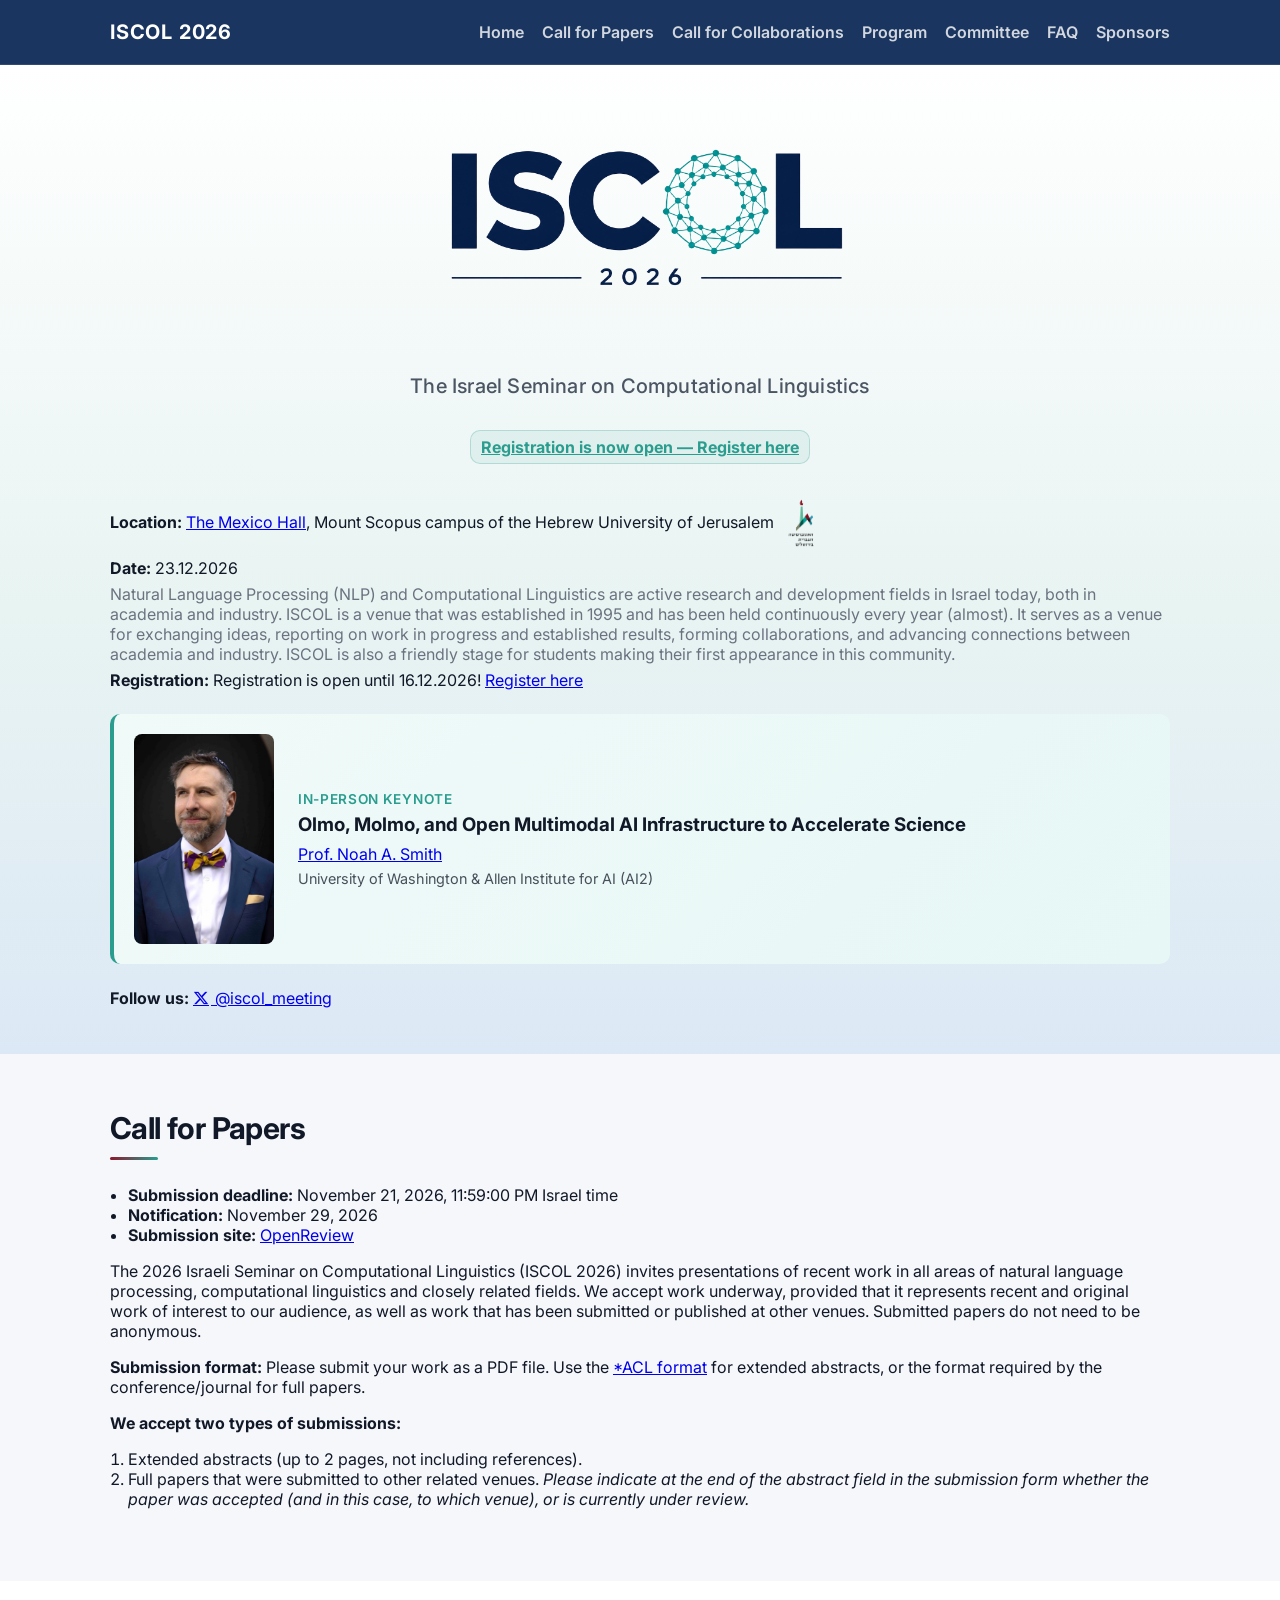
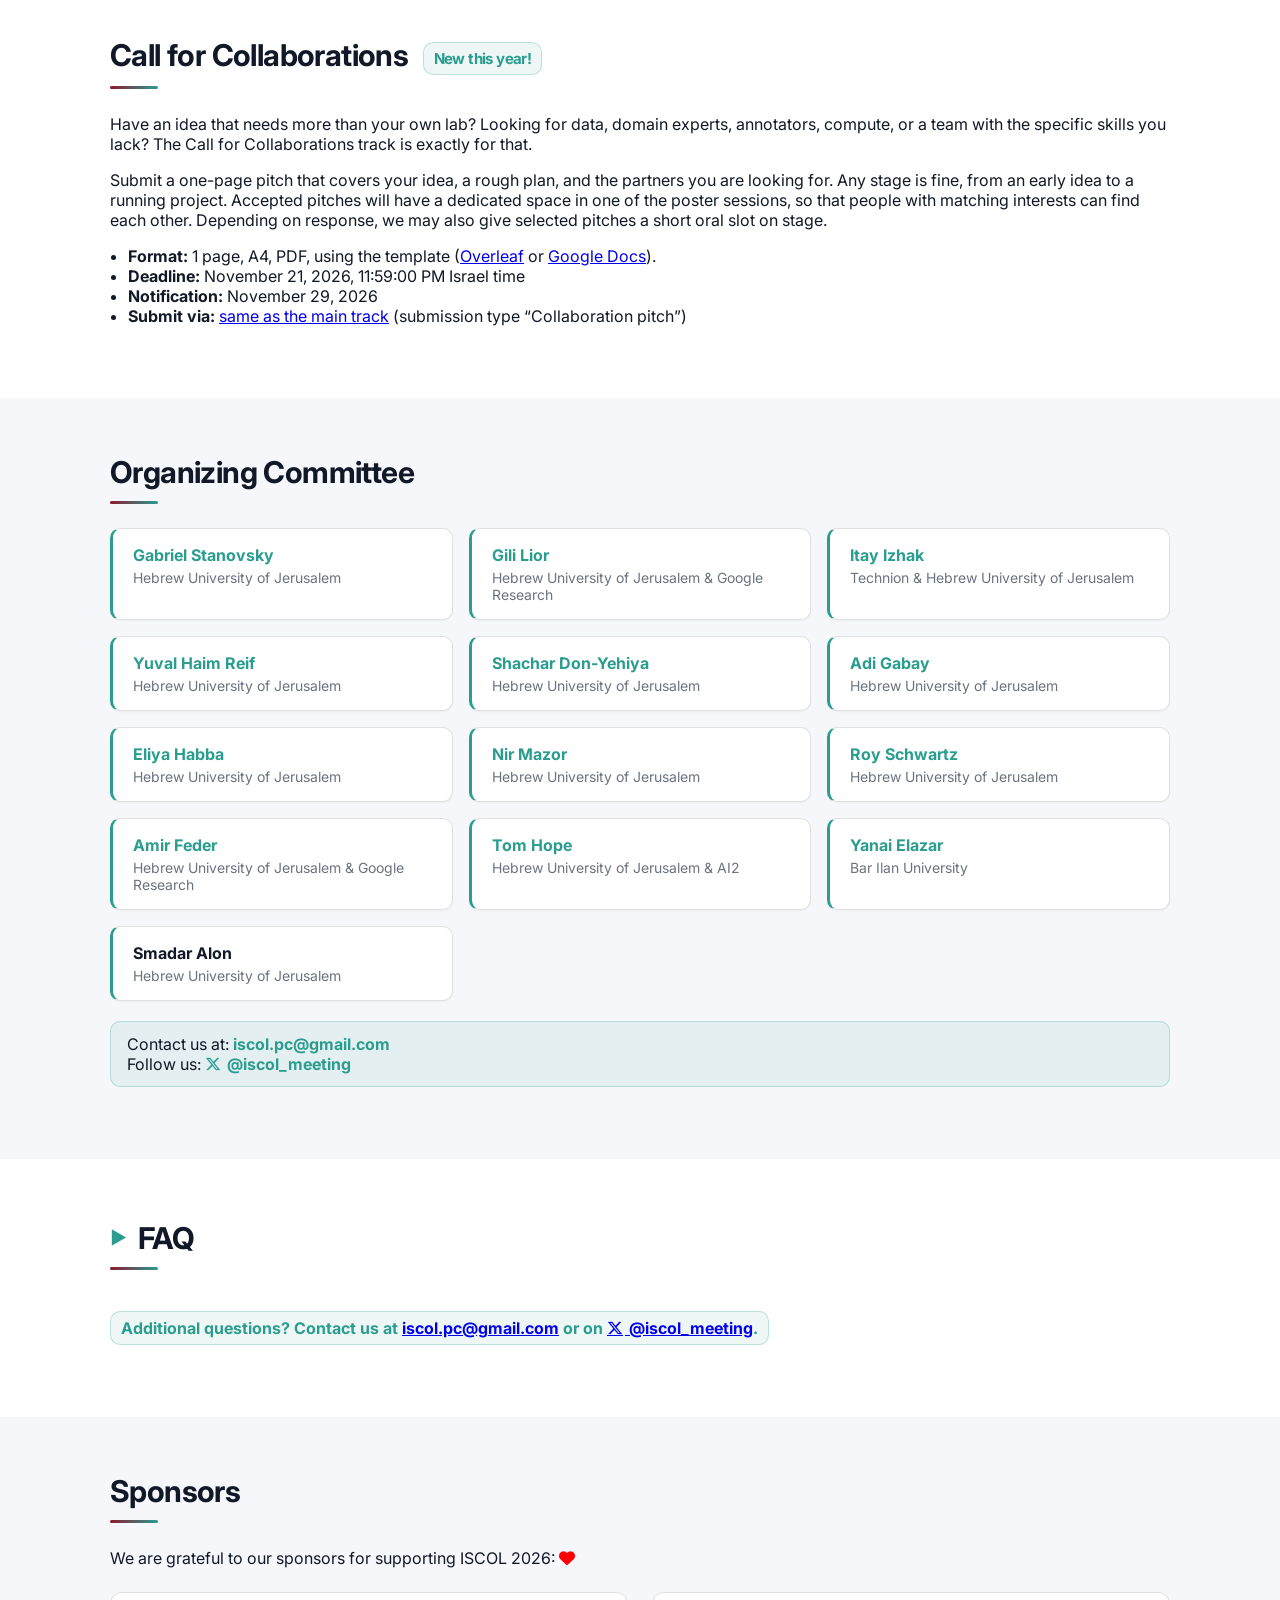
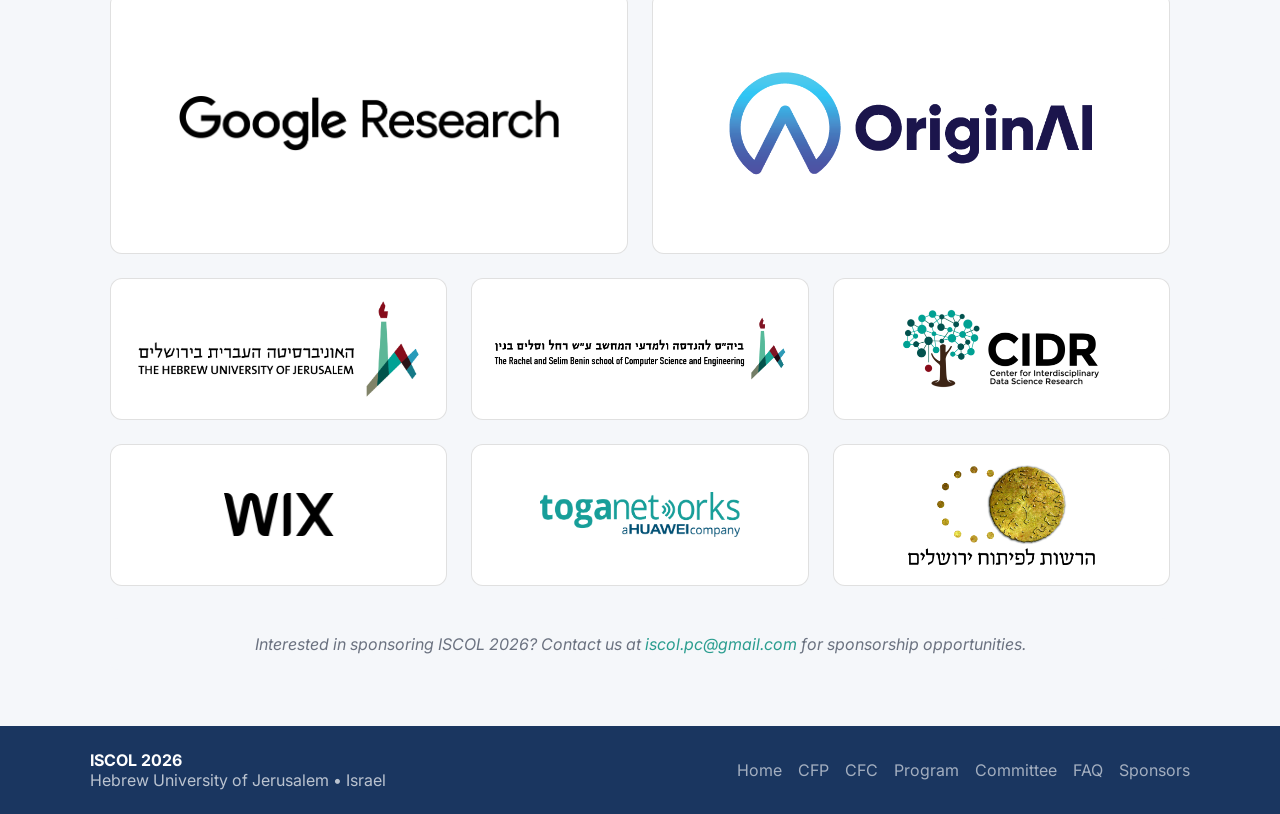
<file: index.html>
<!DOCTYPE html>
<html lang="en">
  <head>
    <meta charset="utf-8" />
    <meta name="viewport" content="width=device-width, initial-scale=1" />
    <meta name="google-site-verification" content="96a93asBChKpe9FdNZRFfbHHEo8iRHN2hiriwBemF6Q" />
    <title>ISCOL 2026 — The Israel Seminar on Computational Linguistics | Hebrew University of Jerusalem</title>
    <meta
      name="description"
      content="ISCOL 2026 — The Israel Seminar on Computational Linguistics taking place on December 23, 2026 at Hebrew University of Jerusalem. Annual venue for NLP and CL research across Israeli academia and industry."
    />

    <!-- SEO Meta Tags -->
    <meta name="keywords" content="ISCOL, ISCOL 2026, Israel Seminar on Computational Linguistics, computational linguistics, NLP, natural language processing, Israel NLP, Hebrew University of Jerusalem, AI, machine learning, linguistics research" />
    <meta name="author" content="ISCOL 2026 Organizing Committee" />
    <meta name="robots" content="index, follow, max-image-preview:large, max-snippet:-1, max-video-preview:-1" />
    <link rel="canonical" href="https://iscol-meeting.github.io/iscol2026/" />

    <!-- Open Graph Meta Tags (Facebook, LinkedIn, Chatbots) -->
    <meta property="og:type" content="website" />
    <meta property="og:title" content="ISCOL 2026 — The Israel Seminar on Computational Linguistics" />
    <meta property="og:description" content="Join ISCOL 2026 on December 23, 2026 at Hebrew University of Jerusalem for exchanging ideas in Computational Linguistics and NLP across academia and industry in Israel." />
    <meta property="og:url" content="https://iscol-meeting.github.io/iscol2026/" />
    <meta property="og:site_name" content="ISCOL 2026" />
    <meta property="og:locale" content="en_US" />
    <meta property="og:image" content="https://iscol-meeting.github.io/iscol2026/assets/iscol_2026_logo.png" />
    <meta property="og:image:secure_url" content="https://iscol-meeting.github.io/iscol2026/assets/iscol_2026_logo.png" />
    <meta property="og:image:width" content="1200" />
    <meta property="og:image:height" content="630" />
    <meta property="og:image:alt" content="ISCOL 2026 - Hebrew University of Jerusalem" />

    <!-- Twitter Card Meta Tags -->
    <meta name="twitter:card" content="summary_large_image" />
    <meta name="twitter:site" content="@iscol_meeting" />
    <meta name="twitter:title" content="ISCOL 2026 — The Israel Seminar on Computational Linguistics" />
    <meta name="twitter:description" content="Join ISCOL 2026 on December 23, 2026 at Hebrew University of Jerusalem for exchanging ideas in Computational Linguistics and NLP across academia and industry in Israel." />
    <meta name="twitter:image" content="https://iscol-meeting.github.io/iscol2026/assets/iscol_2026_logo.png" />
    <meta name="twitter:image:alt" content="ISCOL 2026 - Hebrew University of Jerusalem" />

    <!-- Structured Data (JSON-LD) for Search Engines and LLM Agents -->
    <script type="application/ld+json">
    [
      {
        "@context": "https://schema.org",
        "@type": "Event",
        "name": "ISCOL 2026 — The Israel Seminar on Computational Linguistics",
        "alternateName": [
          "ISCOL 2026",
          "Israeli Seminar on Computational Linguistics 2026",
          "Israel Seminar on Computational Linguistics 2026"
        ],
        "description": "The Israel Seminar on Computational Linguistics (ISCOL 2026) is the premier venue for exchanging ideas in Computational Linguistics and Natural Language Processing (NLP) across academia and industry in Israel.",
        "startDate": "2026-12-23",
        "endDate": "2026-12-23",
        "eventStatus": "https://schema.org/EventScheduled",
        "eventAttendanceMode": "https://schema.org/OfflineEventAttendanceMode",
        "inLanguage": "en",
        "location": {
          "@type": "Place",
          "name": "The Mexico Hall, Mount Scopus campus of the Hebrew University of Jerusalem",
          "url": "https://experience.arcgis.com/experience/10504f10215441c4866e47d03a962e02#data_s=id%3AdataSource_3-Buildings_new_7326%3A41",
          "address": {
            "@type": "PostalAddress",
            "addressLocality": "Jerusalem",
            "addressCountry": "IL"
          }
        },
        "organizer": {
          "@type": "Organization",
          "name": "ISCOL 2026 Organizing Committee",
          "email": "iscol.pc@gmail.com",
          "sameAs": "https://x.com/iscol_meeting",
          "member": [
            {
              "@type": "Person",
              "name": "Gabriel Stanovsky",
              "url": "https://gabrielstanovsky.github.io/",
              "affiliation": "Hebrew University of Jerusalem"
            },
            {
              "@type": "Person",
              "name": "Gili Lior",
              "url": "https://gililior.github.io/",
              "affiliation": "Hebrew University of Jerusalem & Google Research"
            },
            {
              "@type": "Person",
              "name": "Itay Izhak",
              "url": "https://itay1itzhak.github.io/",
              "affiliation": "Technion & Hebrew University of Jerusalem"
            },
            {
              "@type": "Person",
              "name": "Yuval Haim Reif",
              "url": "https://scholar.google.com/citations?user=6gOquYMAAAAJ&hl=en",
              "affiliation": "Hebrew University of Jerusalem"
            },
            {
              "@type": "Person",
              "name": "Shachar Don-Yehiya",
              "url": "https://shachardon.github.io/",
              "affiliation": "Hebrew University of Jerusalem"
            },
            {
              "@type": "Person",
              "name": "Adi Gabay",
              "url": "https://www.linkedin.com/in/adi-gabay-a30328313/",
              "affiliation": "Hebrew University of Jerusalem"
            },
            {
              "@type": "Person",
              "name": "Eliya Habba",
              "url": "https://eliyahabba.github.io/",
              "affiliation": "Hebrew University of Jerusalem"
            },
                        {
              "@type": "Person",
              "name": "Nir Mazor",
              "url": "https://nirmaz.github.io/nir-mazor.github.io/",
              "affiliation": "Hebrew University of Jerusalem"
            },
            {
              "@type": "Person",
              "name": "Roy Schwartz",
              "url": "https://schwartz-lab-huji.github.io/",
              "affiliation": "Hebrew University of Jerusalem"
            },
            {
              "@type": "Person",
              "name": "Amir Feder",
              "url": "https://www.amirfeder.com/",
              "affiliation": "Hebrew University of Jerusalem & Google Research"
            },
            {
              "@type": "Person",
              "name": "Tom Hope",
              "url": "https://tomhoper.github.io/",
              "affiliation": "Hebrew University of Jerusalem & AI2"
            },
            {
              "@type": "Person",
              "name": "Yanai Elazar",
              "url": "https://yanaiela.github.io/",
              "affiliation": "Bar Ilan University"
            }
          ]
        },
        "url": "https://iscol-meeting.github.io/iscol2026/",
        "image": "https://iscol-meeting.github.io/iscol2026/assets/iscol_2026_logo.png",
        "about": [
          { "@type": "Thing", "name": "Computational Linguistics" },
          { "@type": "Thing", "name": "Natural Language Processing" },
          { "@type": "Thing", "name": "Artificial Intelligence" },
          { "@type": "Thing", "name": "Machine Learning" }
        ]
      },
      {
        "@context": "https://schema.org",
        "@type": "FAQPage",
        "mainEntity": [
          {
            "@type": "Question",
            "name": "What is ISCOL?",
            "acceptedAnswer": {
              "@type": "Answer",
              "text": "ISCOL is the Israel Seminar on Computational Linguistics, a community venue for NLP and CL research established in 1995."
            }
          },
          {
            "@type": "Question",
            "name": "Where is ISCOL 2026 taking place?",
            "acceptedAnswer": {
              "@type": "Answer",
              "text": "ISCOL 2026 will be held at The Mexico Hall, Mount Scopus campus of the Hebrew University of Jerusalem, Jerusalem, Israel on December 23, 2026."
            }
          },
          {
            "@type": "Question",
            "name": "Do I need to register to attend ISCOL?",
            "acceptedAnswer": {
              "@type": "Answer",
              "text": "Yes, registration is mandatory and closes on December 16, 2026. Register at https://reg.eventact.com//welcome?Form=i9aEAAA&c=iGAo&Event=iEpkAAA&lang=en"
            }
          },
          {
            "@type": "Question",
            "name": "Is ISCOL archival?",
            "acceptedAnswer": {
              "@type": "Answer",
              "text": "No. Works presented at ISCOL will not be considered as archived."
            }
          },
          {
            "@type": "Question",
            "name": "How does the review process work?",
            "acceptedAnswer": {
              "@type": "Answer",
              "text": "Submissions are lightly reviewed by the organizing committee to ensure relevance and quality. The process is not anonymous. The goal is to maintain a friendly and inclusive environment for sharing research."
            }
          },
          {
            "@type": "Question",
            "name": "Can I submit a paper that was published or accepted to be published in another venue?",
            "acceptedAnswer": {
              "@type": "Answer",
              "text": "Yes. Preferably if it was accepted (to be) published during 2026 and was not presented in previous ISCOL events."
            }
          },
          {
            "@type": "Question",
            "name": "Can I submit a full paper instead of an extended abstract?",
            "acceptedAnswer": {
              "@type": "Answer",
              "text": "Yes. Please indicate whether the paper was accepted (and venue), or is currently under review. A mature work (in progress) that has not yet been submitted to any venue is also fine."
            }
          },
          {
            "@type": "Question",
            "name": "What are the submission file format and style?",
            "acceptedAnswer": {
              "@type": "Answer",
              "text": "You should submit a PDF file, using the *ACL format if it's an extended abstract, or the format of the conference/journal for full papers."
            }
          },
          {
            "@type": "Question",
            "name": "How long are the oral presentations?",
            "acceptedAnswer": {
              "@type": "Answer",
              "text": "12 minutes presentation + 3 minutes Q&A for each oral presentation."
            }
          },
          {
            "@type": "Question",
            "name": "Will I need to print my poster?",
            "acceptedAnswer": {
              "@type": "Answer",
              "text": "Yes. You will have to print your own posters, hang it in the break before your poster session and take it down during the break following your poster session."
            }
          },
          {
            "@type": "Question",
            "name": "What are the dimensions for the posters?",
            "acceptedAnswer": {
              "@type": "Answer",
              "text": "The poster stands are vertical, and their dimensions are 100 cm * 200 cm, so A0 (84.1 cm x 118.9 cm) is recommended."
            }
          },
          {
            "@type": "Question",
            "name": "What is the event language?",
            "acceptedAnswer": {
              "@type": "Answer",
              "text": "English. All presentations will be in English."
            }
          },
          {
            "@type": "Question",
            "name": "Will food be provided?",
            "acceptedAnswer": {
              "@type": "Answer",
              "text": "Yes, you won't starve (hopefully!). There will be a light breakfast and coffee breaks throughout the event, as well as lunch."
            }
          }
        ]
      }
    ]
    </script>

    <!-- Favicon and Icons -->
    <link rel="icon" type="image/png" href="./assets/iscol-fav.png" />

    <!-- Preload critical resources -->
    <link rel="preconnect" href="https://fonts.googleapis.com" />
    <link rel="preconnect" href="https://fonts.gstatic.com" crossorigin />
    <link href="https://fonts.googleapis.com/css2?family=Inter:wght@400;600;700&display=swap" rel="stylesheet" />

    <!-- Font Awesome for icons -->
    <link rel="stylesheet" href="https://cdnjs.cloudflare.com/ajax/libs/font-awesome/6.5.1/css/all.min.css" integrity="sha512-DTOQO9RWCH3ppGqcWaEA1BIZOC6xxalwEsw9c2QQeAIftl+Vegovlnee1c9QX4TctnWMn13TZye+giMm8e2LwA==" crossorigin="anonymous" referrerpolicy="no-referrer" />

    <link rel="stylesheet" href="./styles.css?v=5" />
  </head>
  <body>
    <!-- Skip Links for Accessibility -->
    <div class="skip-links">
      <a href="#main-content" class="skip-link">Skip to main content</a>
      <a href="#nav-menu" class="skip-link">Skip to navigation</a>
      <a href="#organizers" class="skip-link">Skip to organizers</a>
    </div>

    <header class="site-header" role="banner">
      <div class="container header-inner">
        <a href="#home" class="brand">ISCOL 2026</a>
        <nav class="nav" aria-label="Primary navigation" role="navigation">
          <button class="nav-toggle" aria-expanded="false" aria-controls="nav-menu">☰</button>
          <ul id="nav-menu" class="nav-list">
            <li><a href="#home">Home</a></li>
            <li><a href="#cfp">Call for Papers</a></li>
            <li><a href="#cfc">Call for Collaborations</a></li>
            <li><a href="./program.html">Program</a></li>
            <li><a href="#organizers">Committee</a></li>
            <li><a href="#faq">FAQ</a></li>
            <li><a href="#sponsors">Sponsors</a></li>
          </ul>
        </nav>
      </div>
    </header>

    <main id="main-content" role="main">
      <section id="home" class="section hero">
        <div class="container hero-grid">
          <div class="hero-content">
            <div style="text-align: center;">
              <h1 style="margin:0;padding:0;font-size:inherit;font-weight:normal;display:block;">
                <img src="./assets/iscol_2026_logo.png" alt="ISCOL 2026 — The Israel Seminar on Computational Linguistics" class="hero-title-logo" />
              </h1>
              <p class="subtitle">The Israel Seminar on Computational Linguistics</p>
              <p class="highlight"><a href="https://reg.eventact.com//welcome?Form=i9aEAAA&amp;c=iGAo&amp;Event=iEpkAAA&amp;lang=en" target="_blank" rel="noopener" style="color: inherit;">Registration is now open — Register here</a></p>
            </div>
            <div class="meta">
                <p><strong>Location:</strong> <a href="https://experience.arcgis.com/experience/10504f10215441c4866e47d03a962e02#data_s=id%3AdataSource_3-Buildings_new_7326%3A41" target="_blank" rel="noopener">The Mexico Hall</a>, Mount Scopus campus of the Hebrew University of Jerusalem <img src="./assets/hebrew_u_logo.png" alt="Hebrew University logo" class="hebrew-u-logo inline-logo" /></p>
              <p><strong>Date:</strong> 23.12.2026</p>
              <p class="note">Natural Language Processing (NLP) and Computational Linguistics are active research and development fields in Israel today, both in academia and industry. ISCOL is a venue that was established in 1995 and has been held continuously every year (almost). It serves as a venue for exchanging ideas, reporting on work in progress and established results, forming collaborations, and advancing connections between academia and industry. ISCOL is also a friendly stage for students making their first appearance in this community.</p>
              <p>
                <strong>Registration:</strong> Registration is open until 16.12.2026! <a href="https://reg.eventact.com//welcome?Form=i9aEAAA&amp;c=iGAo&amp;Event=iEpkAAA&amp;lang=en" target="_blank" rel="noopener">Register here</a>
              </p>
              <!-- <p><strong>Program:</strong> As usual, ISCOL 2026 will feature poster sessions and oral presentations showcasing research from across the Israeli NLP community. We are also excited to host a keynote by <a href="https://nasmith.github.io/" target="_blank" rel="noopener">Prof. Noah A. Smith</a>, and to introduce a new <a href="#cfc">Call for Collaborations</a> track. See the <a href="./program.html">full program</a>.</p> -->
              <div class="keynote-card talk-keynote">
                <img class="keynote-photo" src="assets/noah-smith.jpg" alt="Prof. Noah A. Smith" width="400" height="600" loading="lazy" />
                <div>
                  <p class="keynote-label">In-person keynote</p>
                  <h3 class="keynote-title">Olmo, Molmo, and Open Multimodal AI Infrastructure to Accelerate Science</h3>
                  <p class="keynote-speaker"><a href="https://nasmith.github.io/" target="_blank" rel="noopener">Prof. Noah A. Smith</a></p>
                  <p class="keynote-affiliation">University of Washington &amp; Allen Institute for AI (AI2)</p>
                </div>
              </div>
              <p>
              <strong>Follow us:</strong>
              <a href="https://x.com/iscol_meeting" target="_blank" rel="noopener noreferrer">
                <i class="fab fa-x-twitter" aria-label="X (Twitter) logo"></i>
                @iscol_meeting
              </a>
              </p>
            </div>
          </div>
        </div>
      </section>

      <section id="cfp" class="section">
        <div class="container">
          <h2>Call for Papers</h2>

          <ul class="bullets">
            <li><strong>Submission deadline:</strong> November 21, 2026, 11:59:00 PM Israel time</li>
            <li><strong>Notification:</strong> November 29, 2026</li>
            <li><strong>Submission site:</strong> <a href="https://openreview.net/group?id=ISCOL/2026/Seminar" target="_blank" rel="noopener">OpenReview</a></li>
          </ul>

          <p>The 2026 Israeli Seminar on Computational Linguistics (ISCOL 2026) invites presentations of recent work in all areas of natural language processing, computational linguistics and closely related fields. We accept work underway, provided that it represents recent and original work of interest to our audience, as well as work that has been submitted or published at other venues. Submitted papers do not need to be anonymous.</p>
          <p><strong>Submission format:</strong> Please submit your work as a PDF file. Use the <a href="https://github.com/acl-org/acl-style-files" target="_blank" rel="noopener">*ACL format</a> for extended abstracts, or the format required by the conference/journal for full papers.</p>

          <p><strong>We accept two types of submissions:</strong></p>
          <ol class="bullets">
            <li>Extended abstracts (up to 2 pages, not including references).</li>
            <li>Full papers that were submitted to other related venues. <em>Please indicate at the end of the abstract field in the submission form whether the paper was accepted (and in this case, to which venue), or is currently under review.</em></li>
          </ol>

        </div>
      </section>

      <section id="cfc" class="section">
        <div class="container">
          <h2>Call for Collaborations <span class="highlight" style="font-size:0.5em;vertical-align:middle;margin-left:8px;">New this year!</span></h2>

          <p>Have an idea that needs more than your own lab? Looking for data, domain experts, annotators, compute, or a team with the specific skills you lack? The Call for Collaborations track is exactly for that.</p>
          <p>Submit a one-page pitch that covers your idea, a rough plan, and the partners you are looking for. Any stage is fine, from an early idea to a running project. Accepted pitches will have a dedicated space in one of the poster sessions, so that people with matching interests can find each other. Depending on response, we may also give selected pitches a short oral slot on stage.</p>

          <ul class="bullets">
            <li><strong>Format:</strong> 1 page, A4, PDF, using the template (<a href="https://www.overleaf.com/project/6adde06490360719079ba759/share#044b40b58bec99ef8c97a17624e7122588c68bda4c7d3896" target="_blank" rel="noopener">Overleaf</a> or <a href="https://docs.google.com/document/d/19p9GVICcZX6nXwDSK1try4IBsX0yiJpKCKOwSEvJ37Q/edit?usp=sharing" target="_blank" rel="noopener">Google Docs</a>).</li>
            <li><strong>Deadline:</strong> November 21, 2026, 11:59:00 PM Israel time</li>
            <li><strong>Notification:</strong> November 29, 2026</li>
            <li><strong>Submit via:</strong> <a href="https://openreview.net/group?id=ISCOL/2026/Seminar" target="_blank" rel="noopener">same as the main track</a> (submission type &ldquo;Collaboration pitch&rdquo;)</li>
          </ul>

        </div>
      </section>

      <section id="organizers" class="section" itemscope itemtype="https://schema.org/Organization">
        <div class="container">
          <h2>Organizing Committee</h2>
          <div class="committee-grid" itemprop="member">
            <div class="committee-member" itemscope itemtype="https://schema.org/Person">
              <div class="member-name"><span itemprop="name"><a href="https://gabrielstanovsky.github.io/" target="_blank" rel="noopener">Gabriel Stanovsky</a></span></div>
              <div class="member-affiliation" itemprop="affiliation">Hebrew University of Jerusalem</div>
            </div>
            <div class="committee-member" itemscope itemtype="https://schema.org/Person">
              <div class="member-name"><span itemprop="name"><a href="https://gililior.github.io/" target="_blank" rel="noopener">Gili Lior</a></span></div>  
              <div class="member-affiliation" itemprop="affiliation">Hebrew University of Jerusalem & Google Research</div>
            </div>
            <div class="committee-member" itemscope itemtype="https://schema.org/Person">
              <div class="member-name"><span itemprop="name"><a href="https://itay1itzhak.github.io/" target="_blank" rel="noopener">Itay Izhak</a></span></div>
              <div class="member-affiliation" itemprop="affiliation">Technion & Hebrew University of Jerusalem</div>
            </div>
            <div class="committee-member" itemscope itemtype="https://schema.org/Person">
              <div class="member-name"><span itemprop="name"><a href="https://scholar.google.com/citations?user=6gOquYMAAAAJ&hl=en" target="_blank" rel="noopener">Yuval Haim Reif</a></span></div>
              <div class="member-affiliation" itemprop="affiliation">Hebrew University of Jerusalem</div>
            </div>
            <div class="committee-member" itemscope itemtype="https://schema.org/Person">
              <div class="member-name"><span itemprop="name"><a href="https://shachardon.github.io/" target="_blank" rel="noopener">Shachar Don-Yehiya</a></span></div>
              <div class="member-affiliation" itemprop="affiliation">Hebrew University of Jerusalem</div>
            </div>
            <div class="committee-member" itemscope itemtype="https://schema.org/Person">
              <div class="member-name"><span itemprop="name"><a href="https://www.linkedin.com/in/adi-gabay-a30328313/" target="_blank" rel="noopener">Adi Gabay</a></span></div>
              <div class="member-affiliation" itemprop="affiliation">Hebrew University of Jerusalem</div>
            </div>
            <div class="committee-member" itemscope itemtype="https://schema.org/Person">
              <div class="member-name"><span itemprop="name"><a href="https://eliyahabba.github.io/" target="_blank" rel="noopener">Eliya Habba</a></span></div>
              <div class="member-affiliation" itemprop="affiliation">Hebrew University of Jerusalem</div>
            </div>
            <div class="committee-member" itemscope itemtype="https://schema.org/Person">
              <div class="member-name"><span itemprop="name"><a href="https://nirmaz.github.io/nir-mazor.github.io/" target="_blank" rel="noopener">Nir Mazor</a></span></div>
              <div class="member-affiliation" itemprop="affiliation">Hebrew University of Jerusalem</div>
            </div>
            <div class="committee-member" itemscope itemtype="https://schema.org/Person">
              <div class="member-name"><span itemprop="name"><a href="https://schwartz-lab-huji.github.io/" target="_blank" rel="noopener">Roy Schwartz</a></span></div>
              <div class="member-affiliation" itemprop="affiliation">Hebrew University of Jerusalem</div>
            </div>
                        <div class="committee-member" itemscope itemtype="https://schema.org/Person">
              <div class="member-name"><span itemprop="name"><a href="https://www.amirfeder.com/" target="_blank" rel="noopener">Amir Feder</a></span></div>
              <div class="member-affiliation" itemprop="affiliation">Hebrew University of Jerusalem & Google Research</div>
            </div>
            <div class="committee-member" itemscope itemtype="https://schema.org/Person">
              <div class="member-name"><span itemprop="name"><a href="https://tomhoper.github.io/" target="_blank" rel="noopener">Tom Hope</a></span></div>
              <div class="member-affiliation" itemprop="affiliation">Hebrew University of Jerusalem & AI2</div>
            </div>
            <div class="committee-member" itemscope itemtype="https://schema.org/Person">
              <div class="member-name"><span itemprop="name"><a href="https://yanaiela.github.io/" target="_blank" rel="noopener">Yanai Elazar</a></span></div>
              <div class="member-affiliation" itemprop="affiliation">Bar Ilan University</div>
            </div>
            <div class="committee-member" itemscope itemtype="https://schema.org/Person">
              <div class="member-name"><span itemprop="name">Smadar Alon</span></div>
              <div class="member-affiliation" itemprop="affiliation">Hebrew University of Jerusalem</div>
            </div>
          </div>
          <p class="contact-note">
            Contact us at: <strong><a href="mailto:iscol.pc@gmail.com">iscol.pc@gmail.com</a></strong><br>
            Follow us: <strong><a href="https://x.com/iscol_meeting" target="_blank" rel="noopener noreferrer"><i class="fab fa-x-twitter"></i> @iscol_meeting</a></strong>
          </p>
        </div>
      </section>

      <section id="faq" class="section section-alt">
        <div class="container">
          <h2>
            <button type="button" class="faq-toggle" aria-expanded="false" aria-controls="faq-content">FAQ</button>
          </h2>
          <div id="faq-content" hidden>
          <details>
            <summary>What is ISCOL?</summary>
            <p>ISCOL is the Israel Seminar on Computational Linguistics, a community venue for NLP and CL research.</p>
          </details>
          <details>
            <summary>Where is ISCOL 2026 taking place?</summary>
            <p>ISCOL 2026 will be held at <a href="https://experience.arcgis.com/experience/10504f10215441c4866e47d03a962e02#data_s=id%3AdataSource_3-Buildings_new_7326%3A41" target="_blank" rel="noopener"><strong>The Mexico Hall</strong></a>, Mount Scopus campus of the Hebrew University of Jerusalem, Jerusalem, Israel.</p>
          </details>
          <details>
            <summary>Do I need to register to attend ISCOL?</summary>
            <p><strong>Yes, registration is mandatory.</strong> Please <a href="https://reg.eventact.com//welcome?Form=i9aEAAA&amp;c=iGAo&amp;Event=iEpkAAA&amp;lang=en" target="_blank" rel="noopener">register here</a> by 16.12.2026.</p>
          </details>
          <details>
            <summary>Is ISCOL archival?</summary>
            <p>No. Works presented at ISCOL will not be considered as archived.</p>
          </details>
          <details>
            <summary>How does the review process work?</summary>
            <p>Submissions are lightly reviewed by the organizing committee to ensure relevance and quality. The process is not anonymous. The goal is to maintain a friendly and inclusive environment for sharing research.</p>
          </details>
          <details>
            <summary>Can I submit a paper that was published or accepted to be published in another venue?</summary>
            <p>Yes. Preferably if it was accepted (to be) published during 2026 and was not presented in previous ISCOL events.</p>
          </details>
          <details>
            <summary>Can I submit a full paper instead of an extended abstract?</summary>
            <p>Yes. Please indicate whether the paper was accepted (and venue), or is currently under review. A mature work (in progress) that has not yet been submitted to any venue is also fine.</p>
          </details>
          <details>
            <summary>What are the submission file format and style?</summary>
            <p>
              You should submit a PDF file, using the <a href="https://github.com/acl-org/acl-style-files" target="_blank" rel="noopener">*ACL format</a> if it's an extended abstract, or the format of the conference/journal for full papers.
            </p>
          </details>
          <details>
            <summary>How long are the oral presentations?</summary>
            <p>
              12 minutes presentation + 3 minutes Q&A for each oral presentation.
            </p>
          </details>
          <details>
            <summary>Will I need to print my poster?</summary>
            <p>Yes. You will have to print your own posters, hang it in the break before your poster session and take it down during the break following your poster session.</p>
          </details>
          <details>
            <summary>What are the dimensions for the posters?</summary>
            <p>The poster stands are vertical, and their dimensions are 100 cm * 200 cm, so A0 (84.1 cm x 118.9 cm) is recommended.</p>
          </details>
          <details>
            <summary>What is the event language?</summary>
            <p>English. All presentations will be in English.</p>
          </details>
          <details>
            <summary>Will food be provided?</summary>
            <p>Yes, you won't starve (hopefully!). There will be a light breakfast and coffee breaks throughout the event, as well as lunch.</p>
          </details>
          <details>
            <summary>Where can I find information about previous ISCOL events?</summary>
            <p>ISCOL has been running since 1995. You can find information about previous iterations:</p>
            <ul>
              <li><strong>ISCOL 2025:</strong> <a href="https://iscol-meeting.github.io/iscol2025/" target="_blank" rel="noopener noreferrer">Bar-Ilan University</a></li>
              <li><strong>ISCOL 2024:</strong> <a href="https://sites.google.com/ds.haifa.ac.il/iscol2024/home" target="_blank" rel="noopener noreferrer">University of Haifa</a></li>
              <li><strong>ISCOL 2022:</strong> <a href="https://datascience.tau.ac.il/iscol-2022-israeli-seminar-on-computational-linguistics" target="_blank" rel="noopener noreferrer">Tel Aviv University</a></li>
              <li><strong>ISCOL 2021:</strong> <a href="https://www.easychair.org/cfp/ISCOL2021" target="_blank" rel="noopener noreferrer">Ben Gurion University</a></li>
              <li><strong>ISCOL 2020:</strong> <a href="https://iscol2020.github.io/" target="_blank" rel="noopener noreferrer">Online</a></li>
            </ul>
          </details>
          </div>
          <p class="highlight">Additional questions? Contact us at <strong><a href="mailto:iscol.pc@gmail.com">iscol.pc@gmail.com</a></strong> or on <strong><a href="https://x.com/iscol_meeting" target="_blank" rel="noopener noreferrer"><i class="fab fa-x-twitter"></i> @iscol_meeting</a></strong>.</p>
        </div>
      </section>

      <section id="sponsors" class="section">
        <div class="container">
          <h2>Sponsors</h2>
          <p>We are grateful to our sponsors for supporting ISCOL 2026: <i class="fas fa-heart" style="color: red;"></i></p>
          <div class="sponsors-grid sponsors-top">
            <div class="sponsor-item sponsor-google">
              <div class="sponsor-logo">
                <img src="./assets/google-research-logo.png" alt="Google Research" />
              </div>
            </div>
            <div class="sponsor-item sponsor-originai">
              <div class="sponsor-logo">
                <img src="./assets/originai-logo.png" alt="OriginAI" />
              </div>
            </div>
          </div>
          <div class="sponsors-grid sponsors-rest">
            <div class="sponsor-item sponsor-huji">
              <div class="sponsor-logo">
                <img src="./assets/huji-logo.png" alt="The Hebrew University of Jerusalem" />
              </div>
            </div>
            <div class="sponsor-item sponsor-huji-cs">
              <div class="sponsor-logo">
                <img src="./assets/huji-cs-school-logo.png" alt="The Rachel and Selim Benin School of Computer Science and Engineering" />
              </div>
            </div>
            <div class="sponsor-item">
              <div class="sponsor-logo">
                <img src="./assets/cidr-logo.png" alt="CIDR — Center for Interdisciplinary Data Science Research" />
              </div>
            </div>
            <div class="sponsor-item sponsor-wix">
              <div class="sponsor-logo">
                <img src="./assets/wix-logo-black.png" alt="Wix" />
              </div>
            </div>
            <div class="sponsor-item">
              <div class="sponsor-logo">
                <img src="./assets/toga-logo.png" alt="Toga Networks, a Huawei company" />
              </div>
            </div>
            <div class="sponsor-item">
              <div class="sponsor-logo">
                <img src="./assets/harley-logo.png" alt="Jerusalem Development Authority" />
              </div>
            </div>
          </div>
          <div class="sponsor-note">
            <p><em>Interested in sponsoring ISCOL 2026? Contact us at <a href="mailto:iscol.pc@gmail.com">iscol.pc@gmail.com</a> for sponsorship opportunities.</em></p>
          </div>
        </div>
      </section>
    </main>

    <footer class="site-footer" role="contentinfo">
      <div class="container footer-inner">
        <div>
          <strong>ISCOL 2026</strong>
          <div>Hebrew University of Jerusalem • Israel</div>
        </div>
        <div class="footer-links">
          <a href="#home">Home</a>
          <a href="#cfp">CFP</a>
          <a href="#cfc">CFC</a>
          <a href="./program.html">Program</a>
          <a href="#organizers">Committee</a>
          <a href="#faq">FAQ</a>
          <a href="#sponsors">Sponsors</a>
        </div>
      </div>
    </footer>

    <!-- Back to Top Button -->
    <button class="back-to-top" id="backToTop" aria-label="Back to top">
      ↑
    </button>

    <script>
      // Mobile navigation toggle
      const toggle = document.querySelector('.nav-toggle');
      const menu = document.getElementById('nav-menu');
      if (toggle && menu) {
        toggle.addEventListener('click', () => {
          const expanded = toggle.getAttribute('aria-expanded') === 'true';
          toggle.setAttribute('aria-expanded', String(!expanded));
          menu.classList.toggle('open');
        });

        // Close menu when clicking outside
        document.addEventListener('click', (e) => {
          if (!toggle.contains(e.target) && !menu.contains(e.target)) {
            toggle.setAttribute('aria-expanded', 'false');
            menu.classList.remove('open');
          }
        });

        // Close menu when pressing Escape
        document.addEventListener('keydown', (e) => {
          if (e.key === 'Escape' && menu.classList.contains('open')) {
            toggle.setAttribute('aria-expanded', 'false');
            menu.classList.remove('open');
            toggle.focus();
          }
        });
      }

      // Back to top button functionality
      const backToTopButton = document.getElementById('backToTop');

      function toggleBackToTopButton() {
        if (window.scrollY > 300) {
          backToTopButton.classList.add('visible');
        } else {
          backToTopButton.classList.remove('visible');
        }
      }

      // Show/hide back to top button on scroll
      window.addEventListener('scroll', toggleBackToTopButton);

      // Smooth scroll to top when button is clicked
      backToTopButton.addEventListener('click', () => {
        window.scrollTo({
          top: 0,
          behavior: 'smooth'
        });
      });

      // FAQ section is collapsed by default; open it on click or when linked to
      const faqToggle = document.querySelector('.faq-toggle');
      const faqContent = document.getElementById('faq-content');

      function setFaqOpen(open) {
        faqToggle.setAttribute('aria-expanded', String(open));
        faqContent.hidden = !open;
      }

      faqToggle.addEventListener('click', () => {
        setFaqOpen(faqToggle.getAttribute('aria-expanded') !== 'true');
      });

      if (window.location.hash === '#faq') {
        setFaqOpen(true);
      }

      // Smooth scrolling for navigation links
      document.querySelectorAll('a[href^="#"]').forEach(anchor => {
        anchor.addEventListener('click', function (e) {
          e.preventDefault();
          const targetId = this.getAttribute('href');
          const targetElement = document.querySelector(targetId);

          if (targetElement) {
            if (targetId === '#faq') {
              setFaqOpen(true);
            }

            // Close mobile menu if open
            if (menu && menu.classList.contains('open')) {
              toggle.setAttribute('aria-expanded', 'false');
              menu.classList.remove('open');
            }

            // Scroll to target with offset for sticky header
            const headerHeight = document.querySelector('.site-header').offsetHeight;
            const elementPosition = targetElement.offsetTop - headerHeight - 20;

            window.scrollTo({
              top: elementPosition,
              behavior: 'smooth'
            });
          }
        });
      });

      // Add loading animation to elements as they come into view
      const observerOptions = {
        threshold: 0.1,
        rootMargin: '0px 0px -50px 0px'
      };

      const observer = new IntersectionObserver((entries) => {
        entries.forEach(entry => {
          if (entry.isIntersecting) {
            entry.target.style.animationDelay = '0.1s';
            entry.target.style.animation = 'fadeInUp 0.6s ease forwards';
          }
        });
      }, observerOptions);

      // Observe committee members for staggered animation
      document.querySelectorAll('.committee-member').forEach((member, index) => {
        member.style.opacity = '0';
        member.style.animationDelay = `${index * 0.1}s`;
        observer.observe(member);
      });

      // Add focus management for better accessibility
      document.addEventListener('keydown', (e) => {
        if (e.key === 'Tab') {
          // Remove any existing focus indicators
          document.querySelectorAll('.focus-visible').forEach(el => {
            el.classList.remove('focus-visible');
          });
        }
      });

      // Initialize back to top button visibility
      toggleBackToTopButton();

      // Preload critical resources
      const preloadLinks = [
        { href: './styles.css', as: 'style' },
        { href: './assets/iscol_2026_logo.png', as: 'image' }
      ];

      preloadLinks.forEach(link => {
        const linkElement = document.createElement('link');
        linkElement.rel = 'preload';
        linkElement.href = link.href;
        linkElement.as = link.as;
        document.head.appendChild(linkElement);
      });
    </script>
  </body>
  </html>
</file>
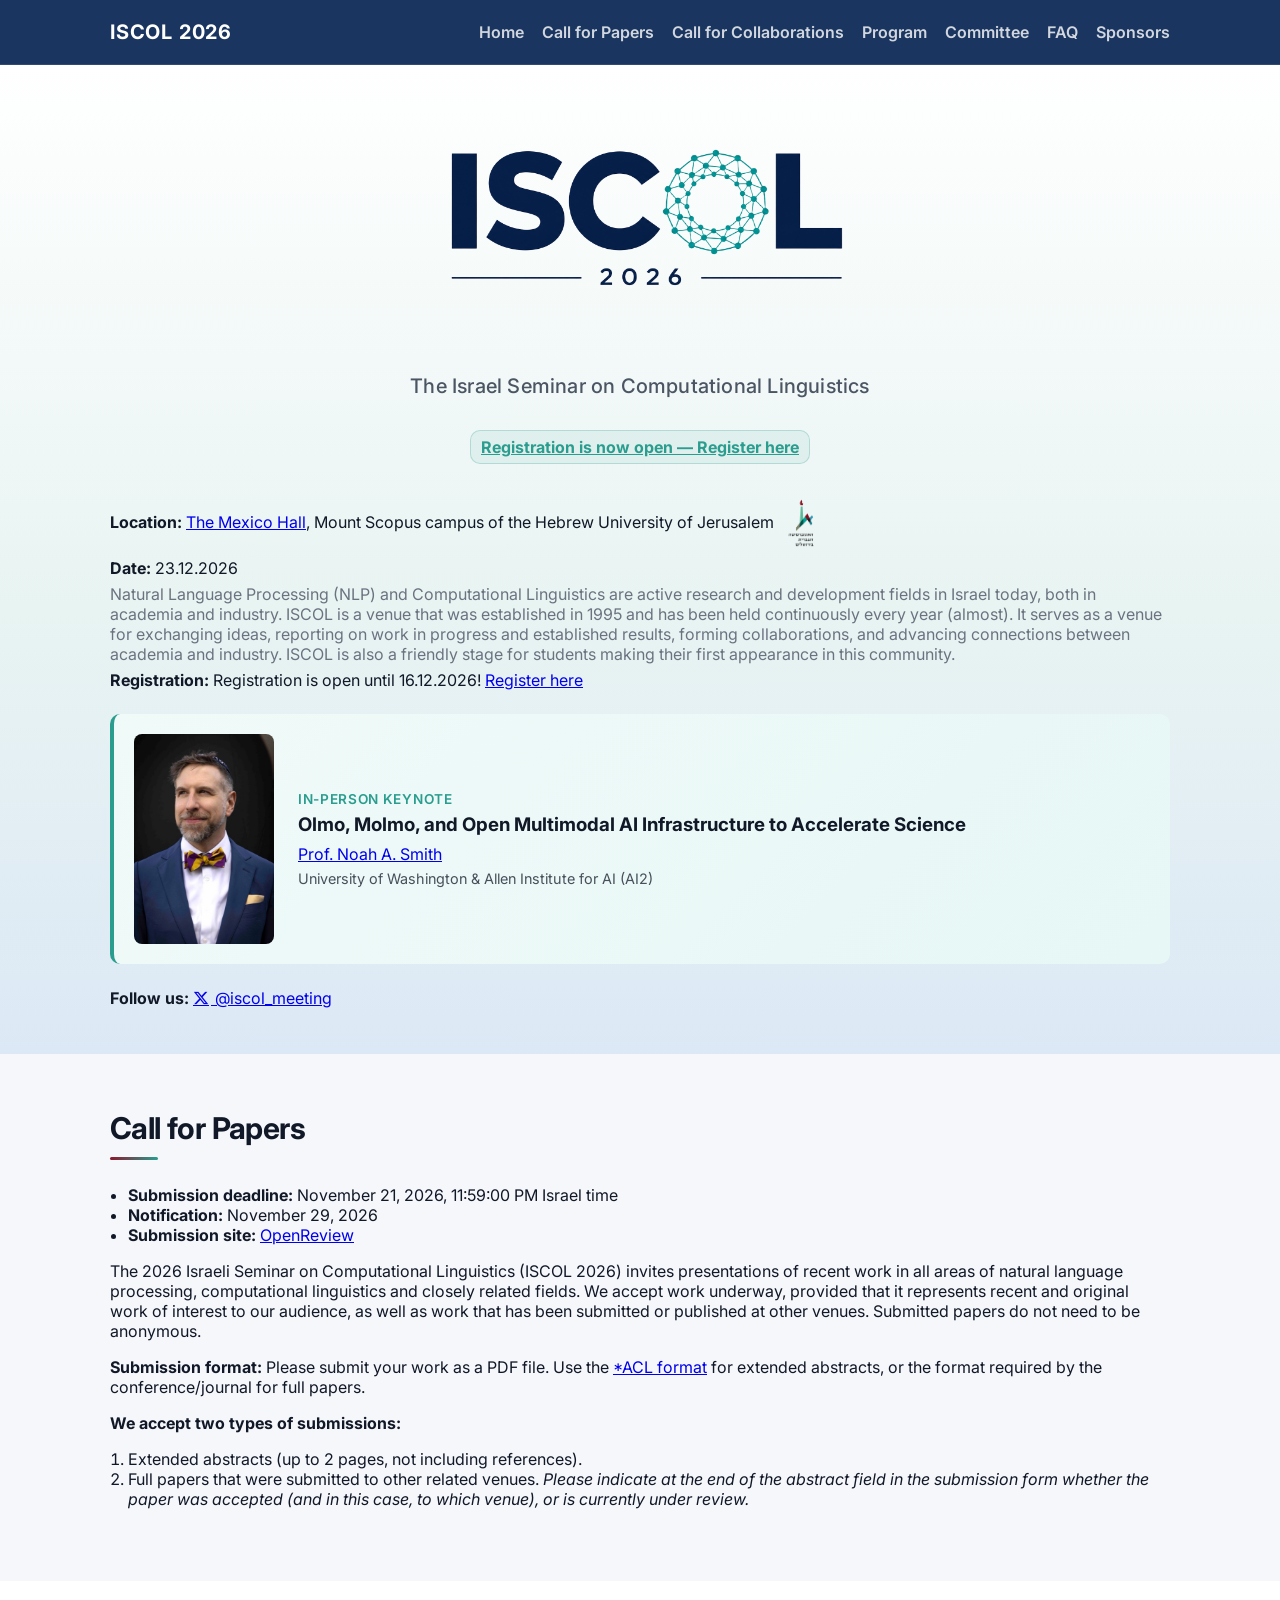
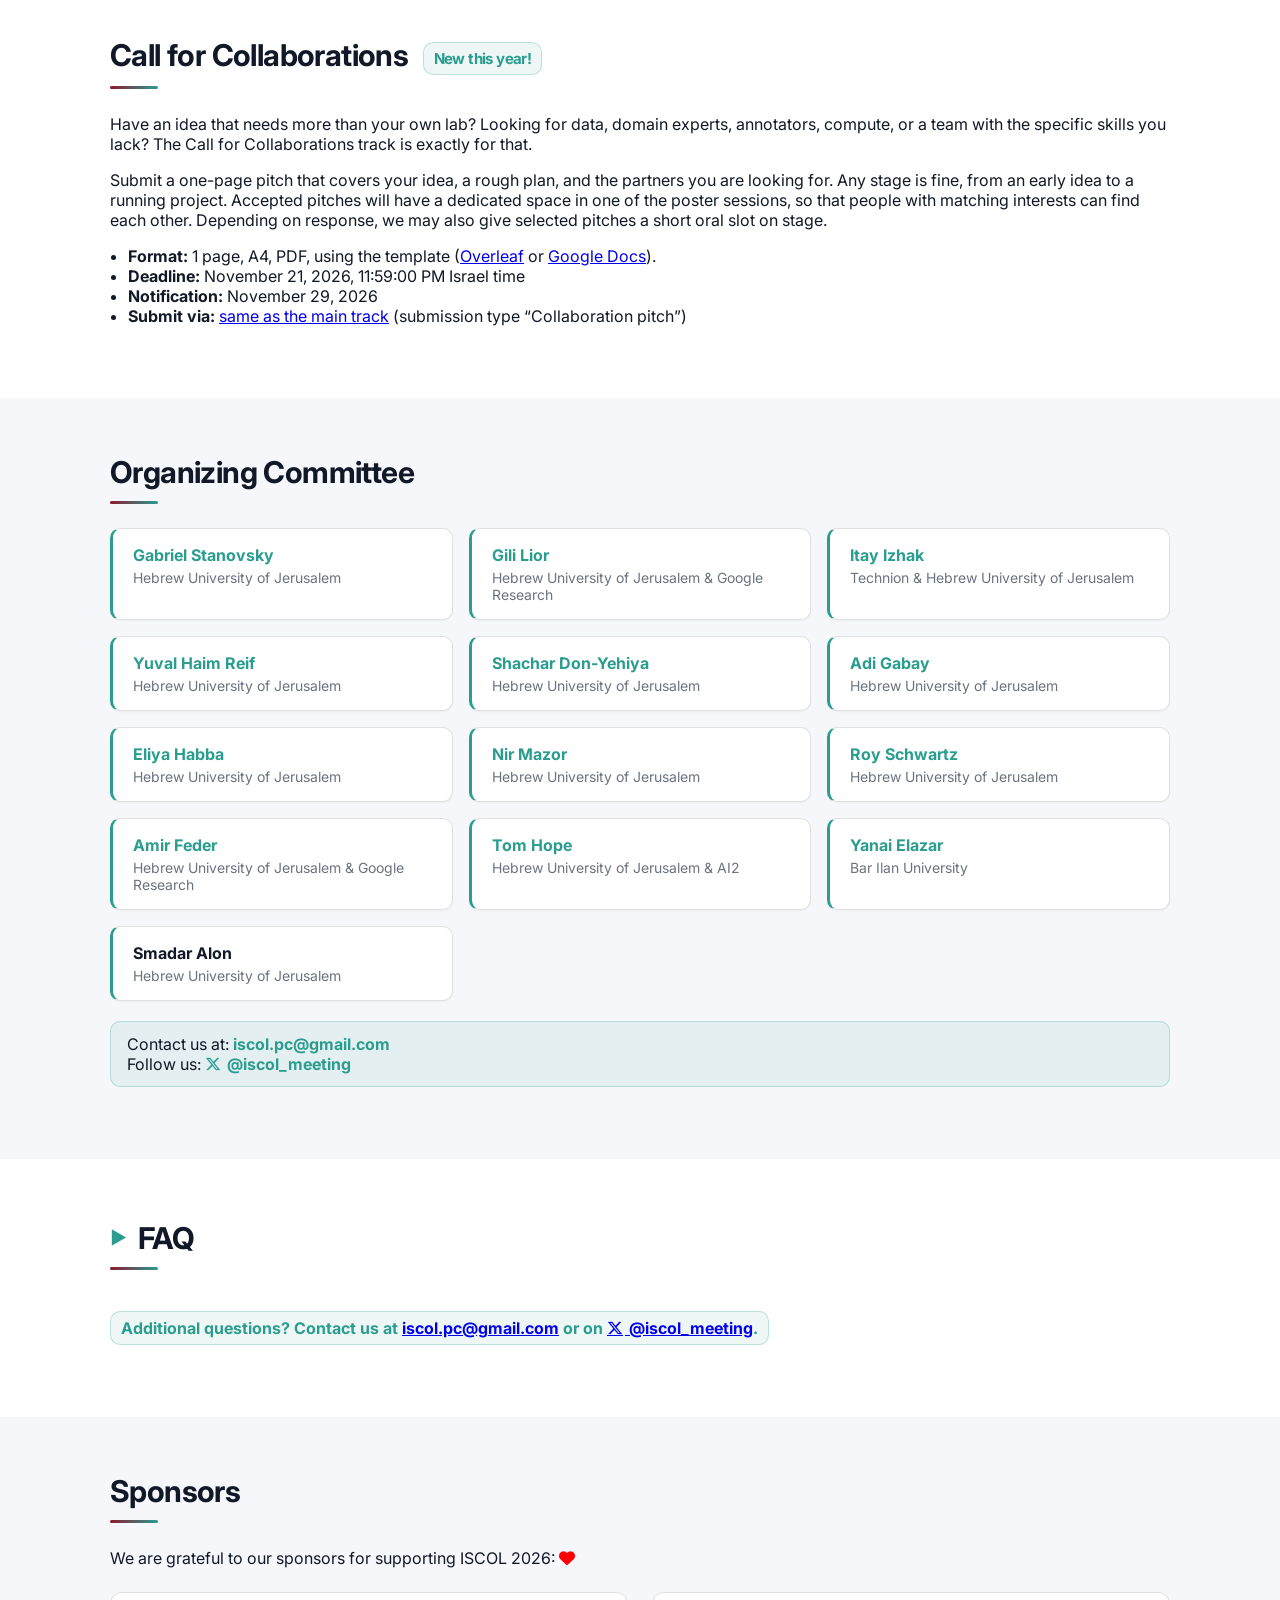
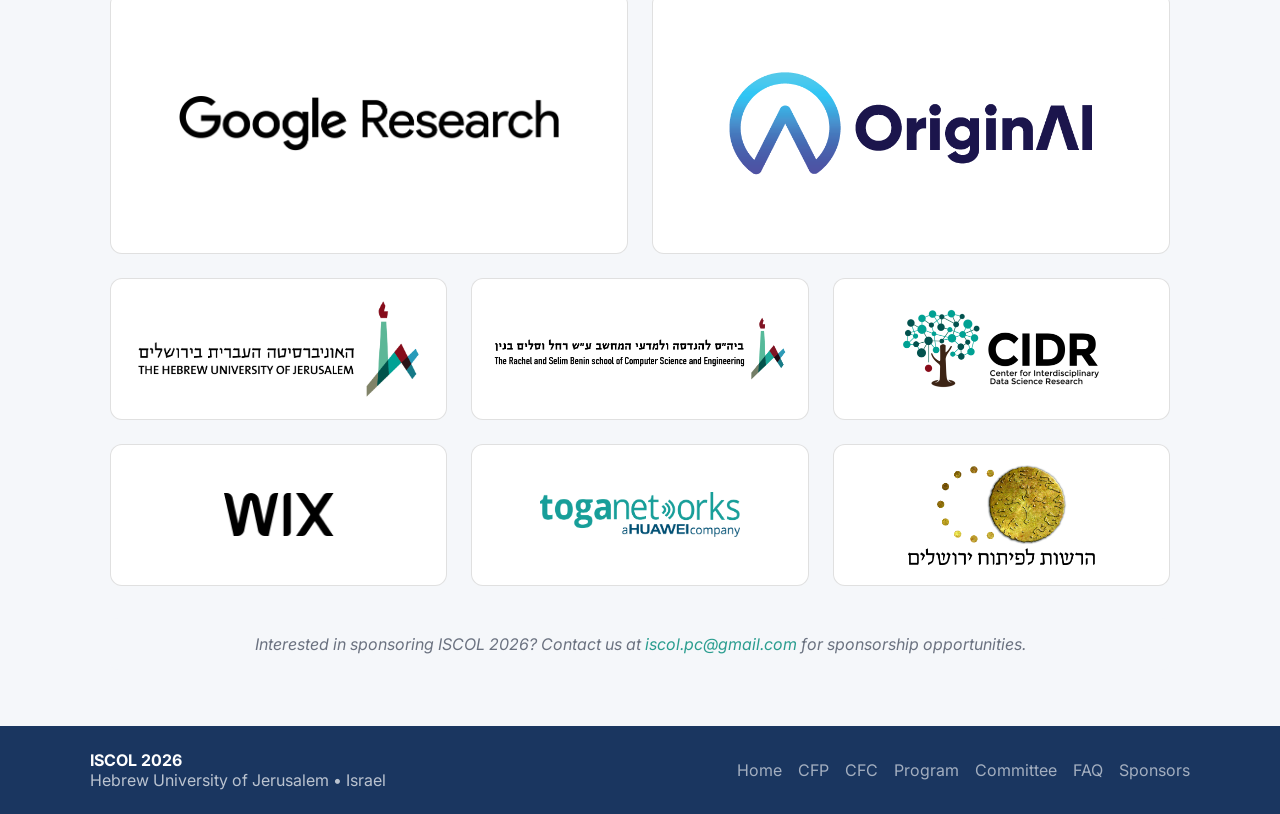
<file: posters.html>
<!DOCTYPE html>
<html lang="en">
  <head>
    <meta charset="utf-8" />
    <title>Posters — ISCOL 2026</title>
    <link rel="canonical" href="https://iscol-meeting.github.io/iscol2026/" />
    <meta name="robots" content="noindex, follow" />
    <meta http-equiv="refresh" content="0; url=./index.html" />
    <script>location.replace('./index.html');</script>
  </head>
  <body>
    <p>Posters are not available yet. Go to the <a href="./index.html">home page</a>.</p>
  </body>
</html>
</file>
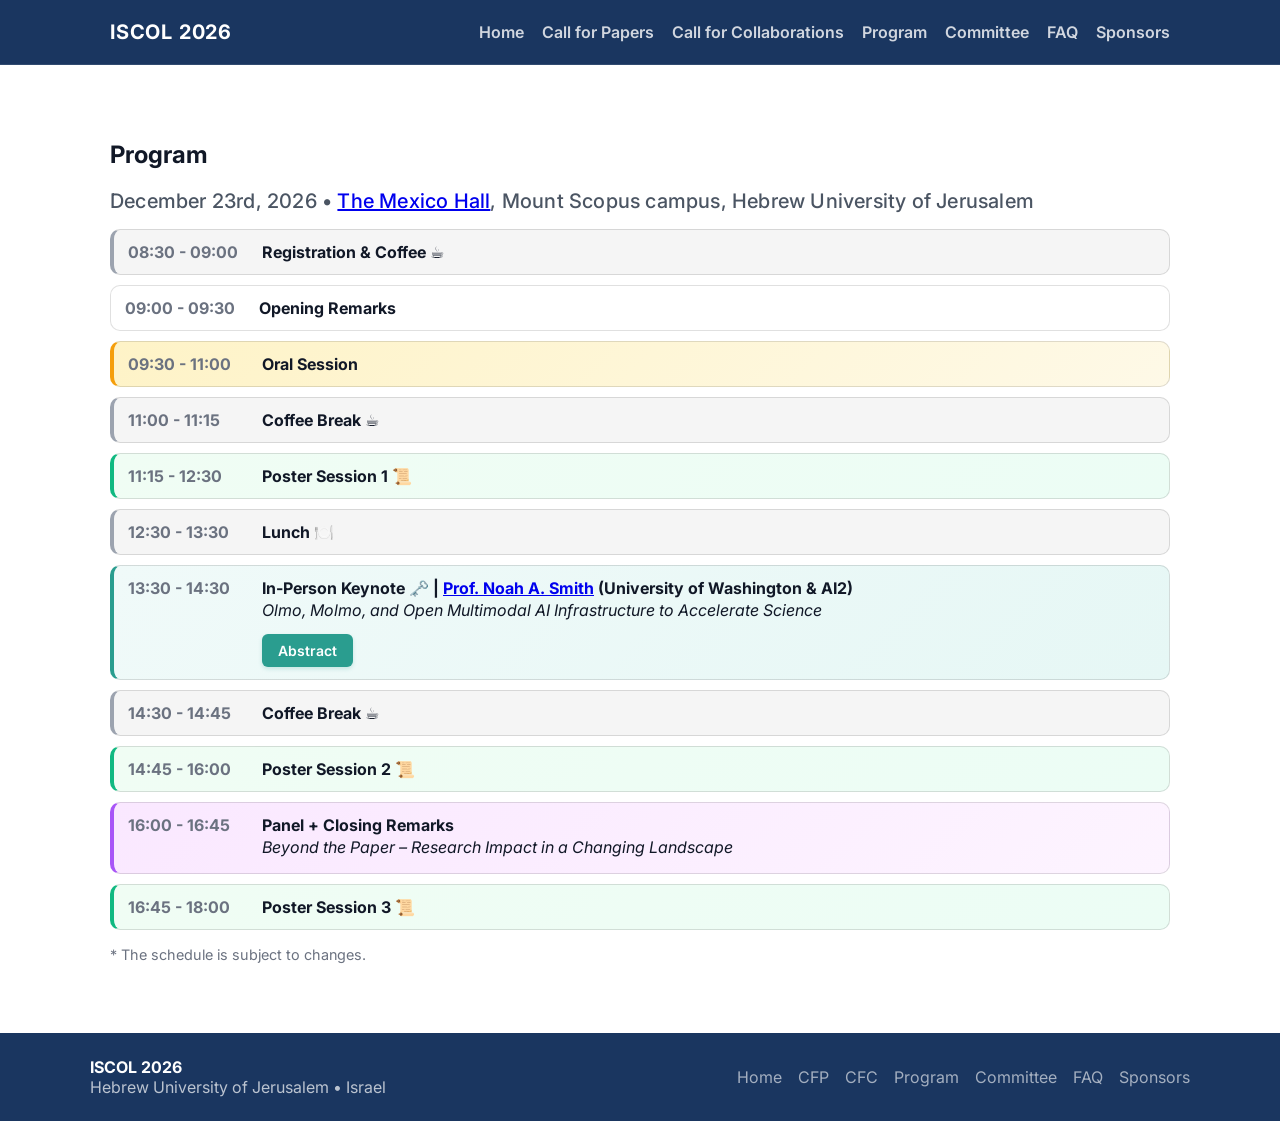
<file: program.html>
<!DOCTYPE html>
<html lang="en">
  <head>
    <meta charset="utf-8" />
    <meta name="viewport" content="width=device-width, initial-scale=1" />
    <title>Program — ISCOL 2026 | Israel Seminar on Computational Linguistics</title>
    <meta
      name="description"
      content="ISCOL 2026 Program schedule and talk information for the Israel Seminar on Computational Linguistics at Hebrew University of Jerusalem on December 23, 2026."
    />

    <!-- SEO Meta Tags -->
    <meta name="keywords" content="ISCOL 2026 program, ISCOL schedule, Israel Seminar on Computational Linguistics, NLP conference schedule, Hebrew University of Jerusalem, computational linguistics" />
    <meta name="author" content="ISCOL 2026 Organizing Committee" />
    <meta name="robots" content="index, follow, max-image-preview:large, max-snippet:-1, max-video-preview:-1" />
    <link rel="canonical" href="https://iscol-meeting.github.io/iscol2026/program.html" />

    <!-- Open Graph Meta Tags -->
    <meta property="og:type" content="website" />
    <meta property="og:title" content="Program — ISCOL 2026" />
    <meta property="og:description" content="ISCOL 2026 Program schedule and talk details for the Israel Seminar on Computational Linguistics at Hebrew University of Jerusalem." />
    <meta property="og:url" content="https://iscol-meeting.github.io/iscol2026/program.html" />
    <meta property="og:site_name" content="ISCOL 2026" />
    <meta property="og:locale" content="en_US" />
    <meta property="og:image" content="https://iscol-meeting.github.io/iscol2026/assets/iscol_2026_logo.png" />
    <meta property="og:image:secure_url" content="https://iscol-meeting.github.io/iscol2026/assets/iscol_2026_logo.png" />
    <meta property="og:image:width" content="1200" />
    <meta property="og:image:height" content="630" />
    <meta property="og:image:alt" content="ISCOL 2026 Program - Hebrew University of Jerusalem" />

    <!-- Twitter Card Meta Tags -->
    <meta name="twitter:card" content="summary_large_image" />
    <meta name="twitter:site" content="@iscol_meeting" />
    <meta name="twitter:title" content="Program — ISCOL 2026" />
    <meta name="twitter:description" content="ISCOL 2026 Program schedule and talk details for the Israel Seminar on Computational Linguistics at Hebrew University of Jerusalem." />
    <meta name="twitter:image" content="https://iscol-meeting.github.io/iscol2026/assets/iscol_2026_logo.png" />
    <meta name="twitter:image:alt" content="ISCOL 2026 Program - Hebrew University of Jerusalem" />

    <!-- Structured Data (JSON-LD) -->
    <script type="application/ld+json">
    [
      {
        "@context": "https://schema.org",
        "@type": "ItemPage",
        "name": "Program — ISCOL 2026",
        "description": "Program schedule and session information for ISCOL 2026 (Israel Seminar on Computational Linguistics) at Hebrew University of Jerusalem.",
        "url": "https://iscol-meeting.github.io/iscol2026/program.html",
        "isPartOf": {
          "@type": "WebSite",
          "name": "ISCOL 2026",
          "url": "https://iscol-meeting.github.io/iscol2026/"
        }
      },
      {
        "@context": "https://schema.org",
        "@type": "BreadcrumbList",
        "itemListElement": [
          {
            "@type": "ListItem",
            "position": 1,
            "name": "Home",
            "item": "https://iscol-meeting.github.io/iscol2026/"
          },
          {
            "@type": "ListItem",
            "position": 2,
            "name": "Program",
            "item": "https://iscol-meeting.github.io/iscol2026/program.html"
          }
        ]
      }
    ]
    </script>

    <!-- Favicon and Icons -->
    <link rel="icon" type="image/png" href="./assets/iscol-fav.png" />

    <!-- Preload critical resources -->
    <link rel="preconnect" href="https://fonts.googleapis.com" />
    <link rel="preconnect" href="https://fonts.gstatic.com" crossorigin />
    <link href="https://fonts.googleapis.com/css2?family=Inter:wght@400;600;700&display=swap" rel="stylesheet" />

    <!-- Font Awesome for icons -->
    <link rel="stylesheet" href="https://cdnjs.cloudflare.com/ajax/libs/font-awesome/6.5.1/css/all.min.css" integrity="sha512-DTOQO9RWCH3ppGqcWaEA1BIZOC6xxalwEsw9c2QQeAIftl+Vegovlnee1c9QX4TctnWMn13TZye+giMm8e2LwA==" crossorigin="anonymous" referrerpolicy="no-referrer" />

    <link rel="stylesheet" href="./styles.css?v=5" />
  </head>
  <body>
    <!-- Skip Links for Accessibility -->
    <div class="skip-links">
      <a href="#main-content" class="skip-link">Skip to main content</a>
      <a href="#nav-menu" class="skip-link">Skip to navigation</a>
    </div>

    <header class="site-header" role="banner">
      <div class="container header-inner">
        <a href="./index.html" class="brand">ISCOL 2026</a>
        <nav class="nav" aria-label="Primary navigation" role="navigation">
          <button class="nav-toggle" aria-expanded="false" aria-controls="nav-menu">☰</button>
          <ul id="nav-menu" class="nav-list">
            <li><a href="./index.html">Home</a></li>
            <li><a href="./index.html#cfp">Call for Papers</a></li>
            <li><a href="./index.html#cfc">Call for Collaborations</a></li>
            <li><a href="./program.html">Program</a></li>
            <li><a href="./index.html#organizers">Committee</a></li>
            <li><a href="./index.html#faq">FAQ</a></li>
            <li><a href="./index.html#sponsors">Sponsors</a></li>
          </ul>
        </nav>
      </div>
    </header>

    <main id="main-content" role="main">
      <section id="program" class="section">
        <div class="container">
          <h1>Program</h1>
          <p class="subtitle">December 23rd, 2026 • <a href="https://experience.arcgis.com/experience/10504f10215441c4866e47d03a962e02#data_s=id%3AdataSource_3-Buildings_new_7326%3A41" target="_blank" rel="noopener">The Mexico Hall</a>, Mount Scopus campus, Hebrew University of Jerusalem</p>

          <div class="program-list">
            <div class="talk talk-break">
              <div class="talk-time">08:30 - 09:00</div>
              <div class="talk-body">
                <div class="talk-title">Registration &amp; Coffee ☕</div>
              </div>
            </div>

            <div class="talk">
              <div class="talk-time">09:00 - 09:30</div>
              <div class="talk-body">
                <div class="talk-title">Opening Remarks</div>
              </div>
            </div>

            <div class="talk talk-oral">
              <div class="talk-time">09:30 - 11:00</div>
              <div class="talk-body">
                <div class="talk-title">Oral Session</div>
                <!-- <div class="talk-meta">Six talks selected from papers accepted at top-tier venues (NeurIPS, ICML, ACL), with speakers from a range of labs and universities.</div> -->
              </div>
            </div>

            <div class="talk talk-break">
              <div class="talk-time">11:00 - 11:15</div>
              <div class="talk-body">
                <div class="talk-title">Coffee Break ☕</div>
              </div>
            </div>

            <div class="talk talk-poster">
              <div class="talk-time">11:15 - 12:30</div>
              <div class="talk-body">
                <div class="talk-title">Poster Session 1 📜</div>
                <!-- <div class="talk-meta">Recent papers from top-tier AI conferences and new work in progress, presented one-on-one by their authors.</div> -->
              </div>
            </div>

            <div class="talk talk-break">
              <div class="talk-time">12:30 - 13:30</div>
              <div class="talk-body">
                <div class="talk-title">Lunch 🍽️</div>
              </div>
            </div>

            <div class="talk talk-keynote talk-clickable" data-abstract="keynote-abstract" role="button" tabindex="0" aria-haspopup="dialog" aria-label="Show keynote abstract">
              <div class="talk-time">13:30 - 14:30</div>
              <div class="talk-body">
                <div class="talk-title">In-Person Keynote 🗝️ | <a href="https://nasmith.github.io/" target="_blank" rel="noopener">Prof. Noah A. Smith</a> (University of Washington &amp; AI2)</div>
                <div class="talk-subtitle">Olmo, Molmo, and Open Multimodal AI Infrastructure to Accelerate Science</div>
                <span class="abstract-btn" aria-hidden="true">Abstract</span>
              </div>
            </div>

            <!-- Keynote Abstract Modal -->
            <div id="keynote-abstract" class="abstract-modal" role="dialog" aria-modal="true" aria-labelledby="keynote-abstract-title">
              <div class="abstract-content">
                <button type="button" class="abstract-close" aria-label="Close">&times;</button>
                <h3 id="keynote-abstract-title">Abstract</h3>
                <p>Modern AI systems are often cast as products: a model, a chatbot, an API. But when we think about using AI for science, that framing is too narrow. What scientific communities need is open AI infrastructure: data, codebases, pre- and post-training recipes, documentation, evaluations, and access to model flows across stages of development, not just a final released set of model weights. In this talk, I will use Ai2’s Olmo project portfolio as a case study in what it means to build that infrastructure in the open. Drawing on recent results from our team, including work that exposes and studies multiple stages of model construction rather than only final models, I will argue that openness at the level of infrastructure is not only a scientific virtue but a practical necessity. If researchers are going to build AI systems for their own communities, and if universities, nonprofits, and governments are going to harness AI to serve the public interest, they must be able to invest in, contribute to, and use open infrastructure. Our goal is not to reproduce commercial AI, but to create a healthier open ecosystem to accelerate scientific discovery.</p>
              </div>
            </div>

            <div class="talk talk-break">
              <div class="talk-time">14:30 - 14:45</div>
              <div class="talk-body">
                <div class="talk-title">Coffee Break ☕</div>
              </div>
            </div>

            <div class="talk talk-poster">
              <div class="talk-time">14:45 - 16:00</div>
              <div class="talk-body">
                <div class="talk-title">Poster Session 2 📜</div>
                <!-- <div class="talk-meta">More posters, plus pitches from the new <a href="./index.html#cfc">Call for Collaborations</a> track to encourage partnerships between top AI research labs.</div> -->
              </div>
            </div>

            <div class="talk talk-panel">
              <div class="talk-time">16:00 - 16:45</div>
              <div class="talk-body">
                <div class="talk-title">Panel + Closing Remarks</div>
                <div class="talk-subtitle">Beyond the Paper – Research Impact in a Changing Landscape</div>
                <!-- <div class="talk-meta">Leading researchers from academia and industry discuss how AI is changing the way research is done and measured.</div> -->
              </div>
            </div>

            <div class="talk talk-poster">
              <div class="talk-time">16:45 - 18:00</div>
              <div class="talk-body">
                <div class="talk-title">Poster Session 3 📜</div>
                <!-- <div class="talk-meta">The final round of posters.</div> -->
              </div>
            </div>
          </div>

          <p class="note program-note">* The schedule is subject to changes.</p>
        </div>
      </section>
    </main>

    <footer class="site-footer" role="contentinfo">
      <div class="container footer-inner">
        <div>
          <strong>ISCOL 2026</strong>
          <div>Hebrew University of Jerusalem • Israel</div>
        </div>
        <div class="footer-links">
          <a href="./index.html">Home</a>
          <a href="./index.html#cfp">CFP</a>
          <a href="./index.html#cfc">CFC</a>
          <a href="./program.html">Program</a>
          <a href="./index.html#organizers">Committee</a>
          <a href="./index.html#faq">FAQ</a>
          <a href="./index.html#sponsors">Sponsors</a>
        </div>
      </div>
    </footer>

    <!-- Back to Top Button -->
    <button class="back-to-top" id="backToTop" aria-label="Back to top">
      ↑
    </button>

    <script>
      // Mobile navigation toggle
      const toggle = document.querySelector('.nav-toggle');
      const menu = document.getElementById('nav-menu');
      if (toggle && menu) {
        toggle.addEventListener('click', () => {
          const expanded = toggle.getAttribute('aria-expanded') === 'true';
          toggle.setAttribute('aria-expanded', String(!expanded));
          menu.classList.toggle('open');
        });

        // Close menu when clicking outside
        document.addEventListener('click', (e) => {
          if (!toggle.contains(e.target) && !menu.contains(e.target)) {
            toggle.setAttribute('aria-expanded', 'false');
            menu.classList.remove('open');
          }
        });

        // Close menu when pressing Escape
        document.addEventListener('keydown', (e) => {
          if (e.key === 'Escape' && menu.classList.contains('open')) {
            toggle.setAttribute('aria-expanded', 'false');
            menu.classList.remove('open');
            toggle.focus();
          }
        });
      }

      // Back to top button functionality
      const backToTopButton = document.getElementById('backToTop');

      function toggleBackToTopButton() {
        if (window.scrollY > 300) {
          backToTopButton.classList.add('visible');
        } else {
          backToTopButton.classList.remove('visible');
        }
      }

      window.addEventListener('scroll', toggleBackToTopButton);

      backToTopButton.addEventListener('click', () => {
        window.scrollTo({
          top: 0,
          behavior: 'smooth'
        });
      });

      toggleBackToTopButton();

      // Abstract modals: click (or Enter/Space on) a talk to open its abstract
      let lastTrigger = null;

      function openAbstract(id, trigger) {
        const modal = document.getElementById(id);
        if (!modal) return;
        lastTrigger = trigger || null;
        modal.style.display = 'block';
        document.body.style.overflow = 'hidden';
        modal.querySelector('.abstract-close').focus();
      }

      function closeAbstract(modal) {
        modal.style.display = 'none';
        document.body.style.overflow = '';
        if (lastTrigger) lastTrigger.focus();
      }

      document.querySelectorAll('.talk-clickable').forEach(talk => {
        talk.addEventListener('click', (e) => {
          if (e.target.closest('a')) return; // let links (e.g. speaker page) work normally
          openAbstract(talk.dataset.abstract, talk);
        });
        talk.addEventListener('keydown', (e) => {
          if (e.key === 'Enter' || e.key === ' ') {
            e.preventDefault();
            openAbstract(talk.dataset.abstract, talk);
          }
        });
      });

      document.querySelectorAll('.abstract-modal').forEach(modal => {
        modal.querySelector('.abstract-close').addEventListener('click', () => closeAbstract(modal));
        modal.addEventListener('click', (e) => {
          if (e.target === modal) closeAbstract(modal); // click on the backdrop
        });
      });

      document.addEventListener('keydown', (e) => {
        if (e.key !== 'Escape') return;
        document.querySelectorAll('.abstract-modal').forEach(modal => {
          if (modal.style.display === 'block') closeAbstract(modal);
        });
      });
    </script>
  </body>
</html>
</file>
<file: styles.css>
:root {
  --bg: #ffffff;
  --bg-alt: #f5f7fa;
  --card: #ffffff;
  --text: #111827;
  --muted: #6b7280;
  --brand: #2A9D8F;
  --accent: #8B1A2E;
  --border: rgba(0, 0, 0, 0.12);
}

* { box-sizing: border-box; }

/* Smooth scrolling for better navigation */
html {
  scroll-behavior: smooth;
}

html, body { height: 100%; }

body {
  margin: 0;
  font-family: Inter, system-ui, -apple-system, Segoe UI, Roboto, Helvetica, Arial, "Apple Color Emoji", "Segoe UI Emoji";
  color: var(--text);
  background: #ffffff;
}

/* Skip Links for Accessibility */
.skip-links {
  position: absolute;
  top: -100px;
  left: 0;
  z-index: 1000;
}

.skip-link {
  position: absolute;
  top: -100px;
  left: 8px;
  padding: 8px 16px;
  background: #1A3660;
  color: white;
  text-decoration: none;
  border-radius: 4px;
  font-weight: 600;
  transition: all 0.3s ease;
  box-shadow: 0 4px 12px rgba(26, 54, 96, 0.3);
}

.skip-link:focus {
  top: 8px;
  outline: 2px solid #ffffff;
  outline-offset: 2px;
}

.skip-link + .skip-link {
  margin-left: 120px;
}

/* Focus styles for better accessibility */
*:focus {
  outline: 2px solid var(--brand);
  outline-offset: 2px;
}

button:focus,
a:focus {
  outline: 2px solid var(--brand);
  outline-offset: 2px;
}

/* Reduced motion for users who prefer it */
@media (prefers-reduced-motion: reduce) {
  * {
    animation-duration: 0.01ms !important;
    animation-iteration-count: 1 !important;
    transition-duration: 0.01ms !important;
  }
  
  html {
    scroll-behavior: auto;
  }
}

.container {
  width: 100%;
  max-width: 1100px;
  margin: 0 auto;
  padding: 0 20px;
}

.site-header {
  position: fixed; /* switch to fixed to pin to viewport reliably */
  top: 0;
  left: 0;
  right: 0;
  z-index: 1000; /* raised so animated/transformed content cannot overlap the header */
  background: #1A3660;
  border-bottom: 1px solid rgba(255, 255, 255, 0.1);
}

/* Prevent header from covering page content */
.site-header + main {
  padding-top: 64px; /* matches .header-inner height */
}

.header-inner {
  display: flex;
  align-items: center;
  justify-content: space-between;
  height: 64px;
}

.brand {
  color: #ffffff;
  text-decoration: none;
  font-weight: 700;
  font-size: 20px;
  letter-spacing: 0.04em;
}

.nav-toggle {
  display: none;
  background: rgba(255, 255, 255, 0.1);
  color: #ffffff;
  border: 1px solid rgba(255, 255, 255, 0.3);
  border-radius: 8px;
  padding: 6px 10px;
}

.nav-list {
  display: flex;
  gap: 18px;
  list-style: none;
  margin: 0;
  padding: 0;
}

.nav-list a {
  color: rgba(255, 255, 255, 0.8);
  text-decoration: none;
  font-weight: 600;
  transition: color 0.2s ease;
}

.nav-list a:hover { color: var(--brand); }

.section {
  padding: 56px 0;
}

.section-alt {
  background: #f9fafb;
}

/* Alternate section backgrounds: odd -> white, even -> grey */
main > section:nth-of-type(odd) { background: #ffffff; }
main > section:nth-of-type(even) { background: #f5f7fa; }

.hero {
  padding-top: 8px;
  padding-bottom: 40px;
  background: linear-gradient(180deg, #ffffff 0%, #e8f4f2 55%, #dce8f5 100%) !important;
}

.hero-grid {
  display: grid;
  grid-template-columns: minmax(0, 1fr);
  gap: 24px;
}

.hebrew-u-logo {
  max-width: 90px;
}

.inline-logo {
  display: inline-block;
  vertical-align: middle;
  height: 56px;
  width: auto;
  max-width: none;
  margin-left: 8px;
}

.hero-title-logo {
  max-width: min(480px, 100%);
  max-height: 300px;
  width: auto;
  height: auto;
  margin: 0 auto 2px auto;
  display: block;
}

.subtitle {
  margin: 0 0 16px 0;
  color: #4b5563;
  font-size: 20px;
  font-weight: 500;
  letter-spacing: 0.01em;
}

.highlight {
  display: inline-block;
  background: rgba(42, 157, 143, 0.08);
  color: var(--brand);
  padding: 6px 10px;
  border: 1px solid rgba(42, 157, 143, 0.25);
  border-radius: 10px;
  font-weight: 700;
}

.meta { margin-top: 16px; }
.meta p { margin: 6px 0; }
.note { color: var(--muted); }

h2 {
  margin-top: 0;
  position: relative;
  padding-bottom: 14px;
  font-size: 30px;
  font-weight: 700;
  letter-spacing: -0.02em;
  color: #111827;
}

h2::after {
  content: '';
  position: absolute;
  bottom: 0;
  left: 0;
  width: 48px;
  height: 3px;
  border-radius: 2px;
  background: linear-gradient(90deg, #8B1A2E 0%, #2A9D8F 100%);
}

.bullets {
  padding-left: 18px;
}

.placeholder-card {
  margin-top: 16px;
  padding: 16px;
  border-radius: 12px;
  background: var(--card);
  border: 1px solid var(--border);
  color: var(--muted);
  box-shadow: 0 1px 2px rgba(0,0,0,0.04);
}

.program-list {
  display: flex;
  flex-direction: column;
  gap: 10px;
  margin-top: 16px;
}

.talk {
  display: grid;
  grid-template-columns: 120px 1fr;
  align-items: start;
  gap: 14px;
  padding: 12px 14px;
  border: 1px solid var(--border);
  border-radius: 10px;
  background: #ffffff;
}

.talk-break { 
  background: #f5f5f5;
  border-left: 4px solid #9ca3af;
}

.talk-keynote {
  background: linear-gradient(135deg, #f0faf9 0%, #e6f7f5 100%);
  border-left: 4px solid var(--brand);
}

.talk-oral {
  background: linear-gradient(135deg, #fef3c7 0%, #fef9e7 100%);
  border-left: 4px solid #f59e0b;
}

.talk-poster {
  background: linear-gradient(135deg, #f0fdf4 0%, #ecfdf5 100%);
  border-left: 4px solid #10b981;
}

/* Keynote speaker card in the Program section */
.keynote-card {
  display: flex;
  align-items: center;
  gap: 24px;
  margin: 24px 0;
  padding: 20px;
  border-radius: 10px;
}

.keynote-photo {
  flex: 0 0 auto;
  width: 140px;
  height: 210px;
  object-fit: cover;
  border-radius: 8px;
}

.keynote-label {
  margin: 0 0 6px;
  color: var(--brand);
  font-size: 0.85rem;
  font-weight: 600;
  letter-spacing: 0.05em;
  text-transform: uppercase;
}

.keynote-title {
  margin: 0 0 8px;
}

.keynote-speaker {
  margin: 0;
}

.keynote-affiliation {
  margin: 4px 0 0;
  font-size: 0.9rem;
  opacity: 0.75;
}

@media (max-width: 720px) {
  .keynote-card {
    flex-direction: column;
    align-items: flex-start;
  }
}

/* Ari Rappoport Memorial: dignified maroon-themed styling */
.talk-memorial {
  background: linear-gradient(135deg, #fff8f9 0%, #fff0f2 100%);
  border-left: 4px solid #7f1d1d; /* maroon accent */
}

.talk-memorial .talk-title {
  color: #7f1d1d;
}

.talk-memorial .talk-meta,
.talk-memorial .talk-time {
  color: var(--muted);
}

.talk-panel {
  background: linear-gradient(135deg, #fae8ff 0%, #fdf4ff 100%);
  border-left: 4px solid #a855f7;
}

/* Closing remarks styling: Hanukkah-themed blue with a gold accent */
.talk-closing {
  /* Gold background with subtle warmth; keep blue accent on the left */
  background: linear-gradient(135deg, #fff8eb 0%, #fff3df 100%);
  border-left: 4px solid #0b4ea6; /* Hanukkah blue accent */
}

.talk-closing .talk-title {
  color: #08306b; /* deep Hanukkah blue for good contrast */
}

/* Restore meta/time to muted color for readability against gold */
.talk-closing .talk-meta,
.talk-closing .talk-time {
  color: var(--muted);
}

.talk-time {
  font-weight: 700;
  color: var(--muted);
}

.talk-title {
  font-weight: 700;
  color: var(--text);
}

.talk-meta {
  color: var(--muted);
}

.talk-subtitle {
  font-style: italic;
  color: var(--text);
  margin: 2px 0 4px;
}

.talk-clickable {
  cursor: pointer;
  transition: box-shadow 0.2s ease, transform 0.2s ease;
}

.talk-clickable:hover,
.talk-clickable:focus-visible {
  box-shadow: 0 4px 12px rgba(42, 157, 143, 0.2);
  transform: translateY(-1px);
}

.talk-clickable .abstract-btn {
  display: inline-block;
}

.abstract-close {
  background: none;
  border: none;
}

.program-note {
  margin-top: 16px;
  font-size: 0.9rem;
}

/* Oral Session Papers Styling */
.oral-papers {
  margin-top: 16px;
  display: flex;
  flex-direction: column;
  gap: 14px;
}

.oral-paper {
  padding: 12px 16px;
  background: rgba(255, 255, 255, 0.6);
  border-radius: 8px;
  border-left: 3px solid #f59e0b;
  transition: all 0.2s ease;
}

.oral-paper:hover {
  background: rgba(255, 255, 255, 0.9);
  transform: translateX(4px);
  box-shadow: 0 2px 8px rgba(0, 0, 0, 0.08);
}

.paper-title {
  font-weight: 600;
  color: #111827;
  font-size: 15px;
  line-height: 1.5;
  margin-bottom: 6px;
}

.paper-authors {
  font-size: 14px;
  color: #6b7280;
  line-height: 1.4;
  font-style: italic;
}

.committee-grid {
  display: grid;
  grid-template-columns: repeat(auto-fit, minmax(280px, 1fr));
  gap: 16px;
  margin-top: 16px;
}

.committee-member {
  padding: 16px 16px 16px 20px;
  border: 1px solid var(--border);
  border-left: 3px solid var(--brand);
  border-radius: 10px;
  background: #ffffff;
  box-shadow: 0 1px 2px rgba(0,0,0,0.04);
  transition: transform 0.2s ease, box-shadow 0.2s ease, background 0.2s ease, border-left-color 0.2s ease;
  opacity: 0;
}

.committee-member:hover {
  transform: translateY(-4px);
  box-shadow: 0 8px 24px rgba(42, 157, 143, 0.15);
  background: rgba(42, 157, 143, 0.04);
  border-left-color: #8B1A2E;
}

.member-name {
  font-weight: 700;
  color: var(--text);
  margin-bottom: 4px;
}

.member-name a {
  color: var(--brand);
  text-decoration: none;
}

.member-name a:hover {
  text-decoration: underline;
}

.member-affiliation {
  color: var(--muted);
  font-size: 14px;
}

.contact-note {
  margin-top: 20px;
  padding: 12px 16px;
  background: rgba(42, 157, 143, 0.08);
  border: 1px solid rgba(42, 157, 143, 0.25);
  border-radius: 10px;
  color: var(--text);
}

.contact-note a {
  color: var(--brand);
  text-decoration: none;
}

.contact-note a:hover {
  text-decoration: underline;
}

details a {
  color: var(--brand);
  text-decoration: none;
}

details a:hover {
  text-decoration: underline;
}

/* FAQ section toggle */
.faq-toggle {
  font: inherit;
  color: inherit;
  letter-spacing: inherit;
  background: none;
  border: none;
  padding: 0;
  cursor: pointer;
  display: inline-flex;
  align-items: center;
  gap: 12px;
}

.faq-toggle::before {
  content: "▶";
  font-size: 0.6em;
  color: var(--brand);
  transition: transform 0.2s ease;
}

.faq-toggle[aria-expanded="true"]::before {
  transform: rotate(90deg);
}

.faq-toggle:hover {
  color: var(--brand);
}

#faq-content {
  margin-top: 24px;
}

/* FAQ Details Styling */
details {
  margin-bottom: 16px;
  padding: 16px 16px 16px 20px;
  border: 1px solid var(--border);
  border-left: 3px solid transparent;
  border-radius: 8px;
  background: var(--card);
  transition: all 0.2s ease;
}

details:hover {
  border-color: var(--brand);
  border-left-color: var(--brand);
  box-shadow: 0 2px 8px rgba(42, 157, 143, 0.1);
}

details[open] {
  border-left-color: #1A3660;
  background: rgba(26, 54, 96, 0.03);
  box-shadow: 0 2px 12px rgba(26, 54, 96, 0.08);
}

details summary {
  font-weight: 600;
  cursor: pointer;
  padding: 4px 0;
  color: var(--text);
  transition: color 0.2s ease;
  list-style: none;
  position: relative;
}

details summary::-webkit-details-marker {
  display: none;
}

details summary::before {
  content: "▶";
  display: inline-block;
  margin-right: 8px;
  transition: transform 0.2s ease;
  color: var(--brand);
}

details[open] summary::before {
  transform: rotate(90deg);
}

details summary:hover {
  color: var(--brand);
}

details p {
  margin: 12px 0 0 0;
  padding-top: 12px;
  border-top: 1px solid var(--border);
  line-height: 1.6;
}

details ul {
  margin: 12px 0 0 0;
  padding-top: 12px;
  border-top: 1px solid var(--border);
}

details ul li {
  margin-bottom: 8px;
}

/* Sponsors Section */
.sponsors-grid {
  display: grid;
  grid-template-columns: repeat(auto-fit, minmax(300px, 1fr));
  gap: 24px;
  margin: 24px 0;
}

.sponsor-item {
  display: flex;
  align-items: center;
  justify-content: center;
  padding: 20px;
  border: 1px solid var(--border);
  border-radius: 12px;
  background: var(--card);
  transition: all 0.2s ease;
  min-height: 140px;
}

.sponsor-item:hover {
  transform: translateY(-2px);
  box-shadow: 0 8px 24px rgba(0,0,0,0.08);
  border-color: var(--brand);
}

.sponsor-logo {
  flex-shrink: 0;
  max-width: 100%;
  display: flex;
  align-items: center;
  justify-content: center;
}

.sponsor-logo img {
  max-width: 200px;
  max-height: 100px;
  width: auto;
  height: auto;
  object-fit: contain;
}

.sponsor-info h3 {
  margin: 0;
  font-size: 20px;
  font-weight: 600;
  color: var(--text);
}

.sponsor-info p {
  margin: 0;
  color: var(--muted);
  line-height: 1.5;
}

.sponsor-note {
  margin-top: 32px;
  padding: 16px;
  background: var(--bg-alt);
  border-radius: 8px;
  text-align: center;
}

.sponsor-note p {
  margin: 0;
  font-style: italic;
  color: var(--muted);
}

.sponsor-note a {
  color: var(--brand);
  text-decoration: none;
}

.sponsor-note a:hover {
  text-decoration: underline;
}

/* Font Awesome icon styling */
.fab.fa-x-twitter {
  margin-right: 2px;
  color: inherit;
}

.fab.fa-twitter {
  margin-right: 2px;
  color: inherit;
}

/* Ensure icons display inline with text */
i.fab {
  display: inline;
  font-style: normal;
}

/* Top-tier sponsors: two per row, larger cards and logos */
.sponsors-grid.sponsors-top {
  grid-template-columns: repeat(2, minmax(0, 1fr));
  margin-bottom: 0;
}

.sponsors-top .sponsor-item {
  min-height: 190px;
}

.sponsors-top .sponsor-logo img {
  max-width: min(380px, 100%);
  max-height: 140px;
}

/* OriginAI image has wide built-in whitespace, so allow it more room */
.sponsors-top .sponsor-originai .sponsor-logo img {
  max-width: min(440px, 100%);
  max-height: 220px;
}

/* Remaining sponsors: three per row */
.sponsors-grid.sponsors-rest {
  grid-template-columns: repeat(3, minmax(0, 1fr));
}

/* HUJI logos are wide wordmarks, so they need a larger max-width
   before the max-height cap can take effect */
.sponsor-huji .sponsor-logo img {
  max-width: min(320px, 100%);
  max-height: 100px;
}

.sponsor-huji-cs .sponsor-logo img {
  max-width: min(300px, 100%);
  max-height: 100px;
}

/* Wix wordmark is very bold and tightly cropped; keep it visually in line */
.sponsor-wix .sponsor-logo img {
  max-width: 110px;
  max-height: 44px;
}

@media (max-width: 900px) {
  .sponsors-grid.sponsors-rest {
    grid-template-columns: repeat(2, minmax(0, 1fr));
  }
}

@media (max-width: 720px) {
  .talk { grid-template-columns: 1fr; }
}

.site-footer {
  border-top: none;
  background: #1A3660;
  color: rgba(255, 255, 255, 0.7);
}

.footer-inner {
  display: flex;
  align-items: center;
  justify-content: space-between;
  gap: 16px;
  padding: 24px 0;
}

.footer-inner strong {
  color: #ffffff;
}

.footer-links { display: flex; gap: 16px; }

.footer-links a { color: rgba(255, 255, 255, 0.6); text-decoration: none; transition: color 0.2s ease; }
.footer-links a:hover { color: var(--brand); }

/* Back to Top Button */
.back-to-top {
  position: fixed;
  bottom: 20px;
  right: 20px;
  width: 50px;
  height: 50px;
  background: var(--brand);
  color: white;
  border: none;
  border-radius: 50%;
  cursor: pointer;
  display: none;
  align-items: center;
  justify-content: center;
  font-size: 18px;
  box-shadow: 0 4px 12px rgba(42, 157, 143, 0.3);
  transition: all 0.3s ease;
  z-index: 100;
}

.back-to-top:hover {
  background: #1d7a6e;
  transform: translateY(-2px);
  box-shadow: 0 6px 16px rgba(42, 157, 143, 0.4);
}

.back-to-top.visible {
  display: flex;
  animation: fadeInUp 0.3s ease;
}

/* Loading animations */
@keyframes fadeInUp {
  from {
    opacity: 0;
    transform: translateY(20px);
  }
  to {
    opacity: 1;
    transform: translateY(0);
  }
}

@keyframes fadeIn {
  from { opacity: 0; }
  to { opacity: 1; }
}

/* Page load animation */
.section {
  animation: fadeIn 0.6s ease-in-out;
}

@media (max-width: 720px) {
  .nav-toggle {
    display: inline-block;
    padding: 12px;
    font-size: 18px;
    background: rgba(255, 255, 255, 0.1);
    color: #ffffff;
    border: 1px solid rgba(255, 255, 255, 0.3);
    border-radius: 6px;
    cursor: pointer;
    transition: all 0.2s ease;
    min-width: 44px;
    min-height: 44px;
  }

  .nav-toggle:hover {
    background: rgba(255, 255, 255, 0.2);
    border-color: var(--brand);
  }

  .nav-list {
    display: none;
    position: absolute;
    right: 20px;
    top: 64px;
    flex-direction: column;
    background: #1A3660;
    border: 1px solid rgba(255, 255, 255, 0.15);
    border-radius: 10px;
    padding: 16px;
    box-shadow: 0 8px 24px rgba(0,0,0,0.3);
    min-width: 200px;
    animation: fadeInUp 0.2s ease;
    z-index: 1001; /* ensure mobile dropdown sits above page content */
  }
  
  .nav-list.open {
    display: flex;
    /* Use fixed positioning when open to avoid being clipped or overlapped
       by other page content or stacking contexts while the user scrolls. */
    position: fixed;
    top: 64px;
    right: 20px;
    left: auto;
    margin: 0;
    z-index: 1001;
    background: #1A3660;
  }
  
  .nav-list li {
    margin: 0;
  }
  
  .nav-list a {
    display: block;
    padding: 12px 16px;
    margin: 4px 0;
    border-radius: 6px;
    transition: all 0.2s ease;
    min-height: 44px;
    display: flex;
    align-items: center;
  }
  
  .nav-list a:hover {
    background: rgba(255, 255, 255, 0.1);
    color: var(--brand);
  }
  
  .hero-grid { 
    grid-template-columns: minmax(0, 1fr); 
  }
  
  .back-to-top {
    bottom: 16px;
    right: 16px;
    width: 48px;
    height: 48px;
  }
  
  /* Better touch targets on mobile */
  .committee-member a {
    min-height: 44px;
    display: inline-flex;
    align-items: center;
  }
  
  .contact-note a {
    min-height: 44px;
    display: inline-flex;
    align-items: center;
    padding: 4px 0;
  }
  
  /* Mobile sponsors styling */
  .sponsors-grid,
  .sponsors-grid.sponsors-top,
  .sponsors-grid.sponsors-rest {
    grid-template-columns: minmax(0, 1fr);
    gap: 16px;
  }
  
  .sponsor-item {
    padding: 16px;
  }
  
  .sponsor-logo img {
    max-width: 200px;
    max-height: 100px;
  }
  
  /* Mobile posters styling */
  .session-tabs {
    display: grid;
    position: sticky;
    top: 64px;
    background: white;
    z-index: 20;
    padding: 12px 0;
    margin: 0 -20px 20px -20px;
    padding-left: 20px;
    padding-right: 20px;
    box-shadow: 0 2px 4px rgba(0,0,0,0.1);
  }
  
  .session-tab {
    padding: 12px 6px;
    font-size: 14px;
  }
  
  .tab-time {
    font-size: 11px;
  }
  
  .sessions-grid {
    grid-template-columns: 1fr;
    gap: 0;
  }
  
  .session-column {
    display: none;
    margin-bottom: 0;
  }
  
  .session-column.active {
    display: block;
  }
  
  .session-header {
    display: none;
  }
  
  .posters-list {
    gap: 12px;
    margin-top: 0;
  }
  
  .poster-item {
    padding: 16px;
  }
  
  .poster-title {
    font-size: 15px;
    line-height: 1.4;
    margin-bottom: 6px;
  }
  
  .poster-authors {
    font-size: 13px;
    line-height: 1.5;
  }
  
  .back-to-top {
    bottom: 16px;
    right: 16px;
    width: 48px;
    height: 48px;
  }
  
  /* Compact footer for mobile */
  .footer-inner {
    flex-direction: column;
    align-items: flex-start;
    gap: 12px;
    padding: 20px 20px;
    font-size: 14px;
    color: rgba(255, 255, 255, 0.7);
  }
  
  .footer-links {
    flex-wrap: wrap;
    gap: 8px 12px;
    font-size: 13px;
  }
}

/* Tablet layout */
@media (min-width: 721px) and (max-width: 1200px) {
  .session-tabs {
    display: none;
  }
  
  .sessions-grid {
    grid-template-columns: 1fr;
    gap: 36px;
  }
  
  .session-column {
    display: block !important;
  }
  
  .session-header {
    display: block;
    position: static;
    top: auto;
  }
}

/* Posters List Styling */
.session-tabs {
  display: none;
  grid-template-columns: repeat(3, 1fr);
  gap: 8px;
  margin: 24px 0;
}

.session-tab {
  padding: 14px 8px;
  background: white;
  border: 2px solid #e5e7eb;
  border-radius: 8px;
  font-weight: 600;
  font-size: 15px;
  color: #6b7280;
  cursor: pointer;
  transition: all 0.2s ease;
  text-align: center;
  line-height: 1.4;
}

.session-tab:hover {
  border-color: #2A9D8F;
  color: #2A9D8F;
}

.session-tab.active {
  background: linear-gradient(135deg, #d1f0ec 0%, #a8e2dc 100%);
  border-color: #2A9D8F;
  color: #1d6b61;
}

.tab-time {
  font-size: 12px;
  font-weight: 500;
  color: inherit;
  opacity: 0.8;
}

.sessions-grid {
  display: grid;
  grid-template-columns: repeat(3, 1fr);
  gap: 24px;
  margin-top: 32px;
}

.session-column {
  display: flex;
  flex-direction: column;
  min-width: 0; /* Prevent overflow */
}

.session-header {
  margin-bottom: 16px;
  padding: 16px 20px;
  border-radius: 10px;
  position: sticky;
  top: 64px;
  background: linear-gradient(135deg, #d1f0ec 0%, #e6f7f5 100%);
  border: 1px solid rgba(42, 157, 143, 0.2);
  box-shadow: 0 2px 8px rgba(42, 157, 143, 0.15);
  z-index: 10;
}

.session-header h2 {
  margin: 0;
  font-size: 22px;
  color: #1d6b61;
}

.session-time {
  color: #2A9D8F;
  font-weight: 600;
  font-size: 16px;
  display: block;
  margin-top: 4px;
}

.posters-list {
  display: flex;
  flex-direction: column;
  gap: 16px;
}

.poster-item {
  padding: 20px;
  border: 1px solid var(--border);
  border-radius: 10px;
  background: var(--card);
  box-shadow: 0 1px 2px rgba(0,0,0,0.04);
  transition: transform 0.2s ease, box-shadow 0.2s ease;
  max-width: 100%;
  overflow: hidden;
}

.poster-item:hover {
  transform: translateY(-2px);
  box-shadow: 0 4px 12px rgba(0,0,0,0.08);
}

.poster-title {
  font-weight: 700;
  color: var(--text);
  margin-bottom: 8px;
  line-height: 1.4;
  overflow-wrap: anywhere;
}

.poster-authors {
  color: var(--muted);
  font-size: 14px;
  line-height: 1.6;
  overflow-wrap: anywhere;
}

/* Abstract Button and Modal Styling */
.abstract-btn {
  margin-top: 10px;
  padding: 8px 16px;
  background: var(--brand);
  color: white;
  border: none;
  border-radius: 6px;
  font-size: 14px;
  font-weight: 600;
  cursor: pointer;
  transition: all 0.2s ease;
  box-shadow: 0 2px 4px rgba(42, 157, 143, 0.2);
}

.abstract-btn:hover {
  background: #1d7a6e;
  transform: translateY(-1px);
  box-shadow: 0 4px 8px rgba(42, 157, 143, 0.3);
}

.abstract-modal {
  display: none;
  position: fixed;
  z-index: 2000;
  left: 0;
  top: 0;
  width: 100%;
  height: 100%;
  background-color: rgba(0, 0, 0, 0.5);
  animation: fadeIn 0.3s ease;
}

.abstract-content {
  position: relative;
  background-color: white;
  margin: 5% auto;
  padding: 30px;
  border-radius: 12px;
  max-width: 700px;
  max-height: 80vh;
  overflow-y: auto;
  box-shadow: 0 20px 60px rgba(0, 0, 0, 0.3);
  animation: fadeInUp 0.3s ease;
}

.abstract-content h3 {
  margin-top: 0;
  color: var(--brand);
  font-size: 24px;
  border-bottom: 2px solid var(--brand);
  padding-bottom: 10px;
  margin-bottom: 20px;
}

.abstract-content p {
  line-height: 1.7;
  color: var(--text);
  margin-bottom: 16px;
  text-align: justify;
}

.abstract-close {
  position: absolute;
  top: 15px;
  right: 20px;
  color: var(--muted);
  font-size: 32px;
  font-weight: 700;
  cursor: pointer;
  transition: all 0.2s ease;
  width: 40px;
  height: 40px;
  display: flex;
  align-items: center;
  justify-content: center;
  border-radius: 50%;
}

.abstract-close:hover {
  color: var(--text);
  background: var(--bg-alt);
}

@media (max-width: 720px) {
  .abstract-content {
    margin: 10% 20px;
    padding: 24px;
    max-width: calc(100% - 40px);
  }

  .abstract-btn {
    font-size: 13px;
    padding: 7px 14px;
  }
}
</file>
